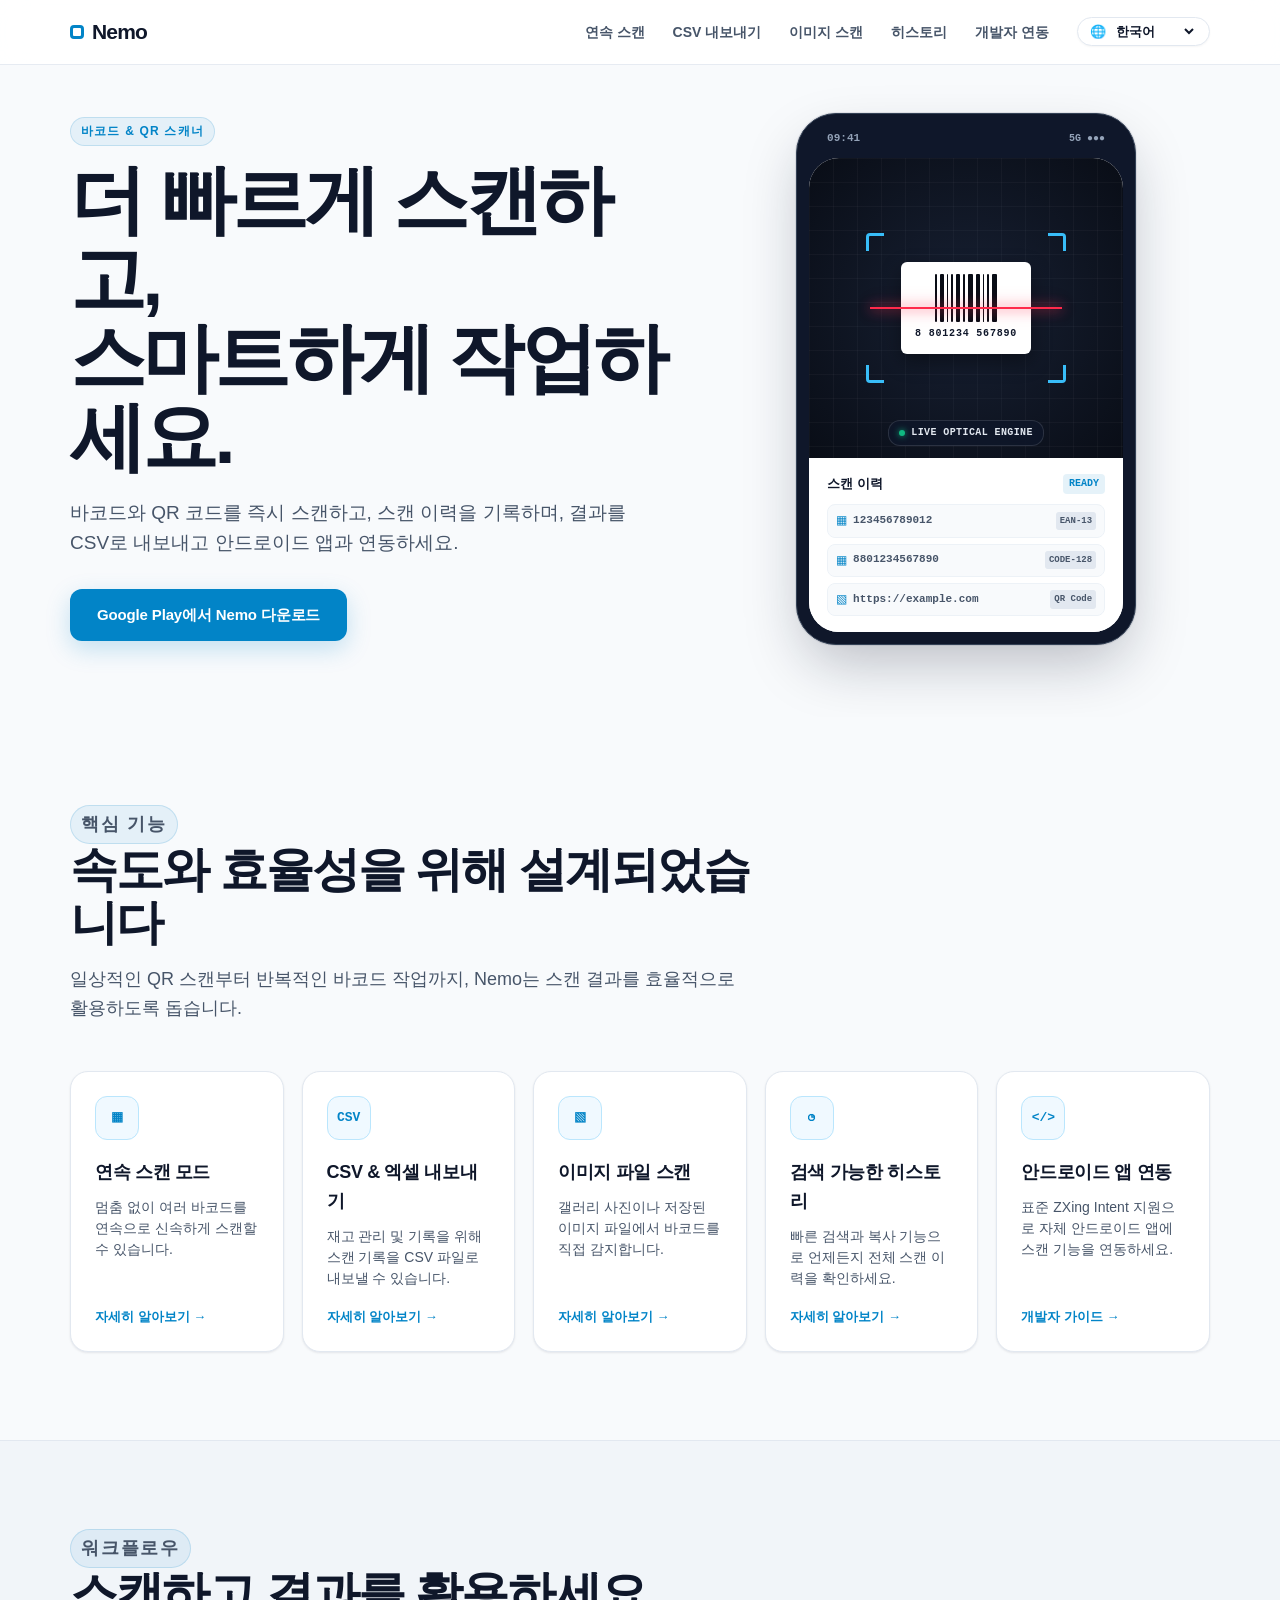
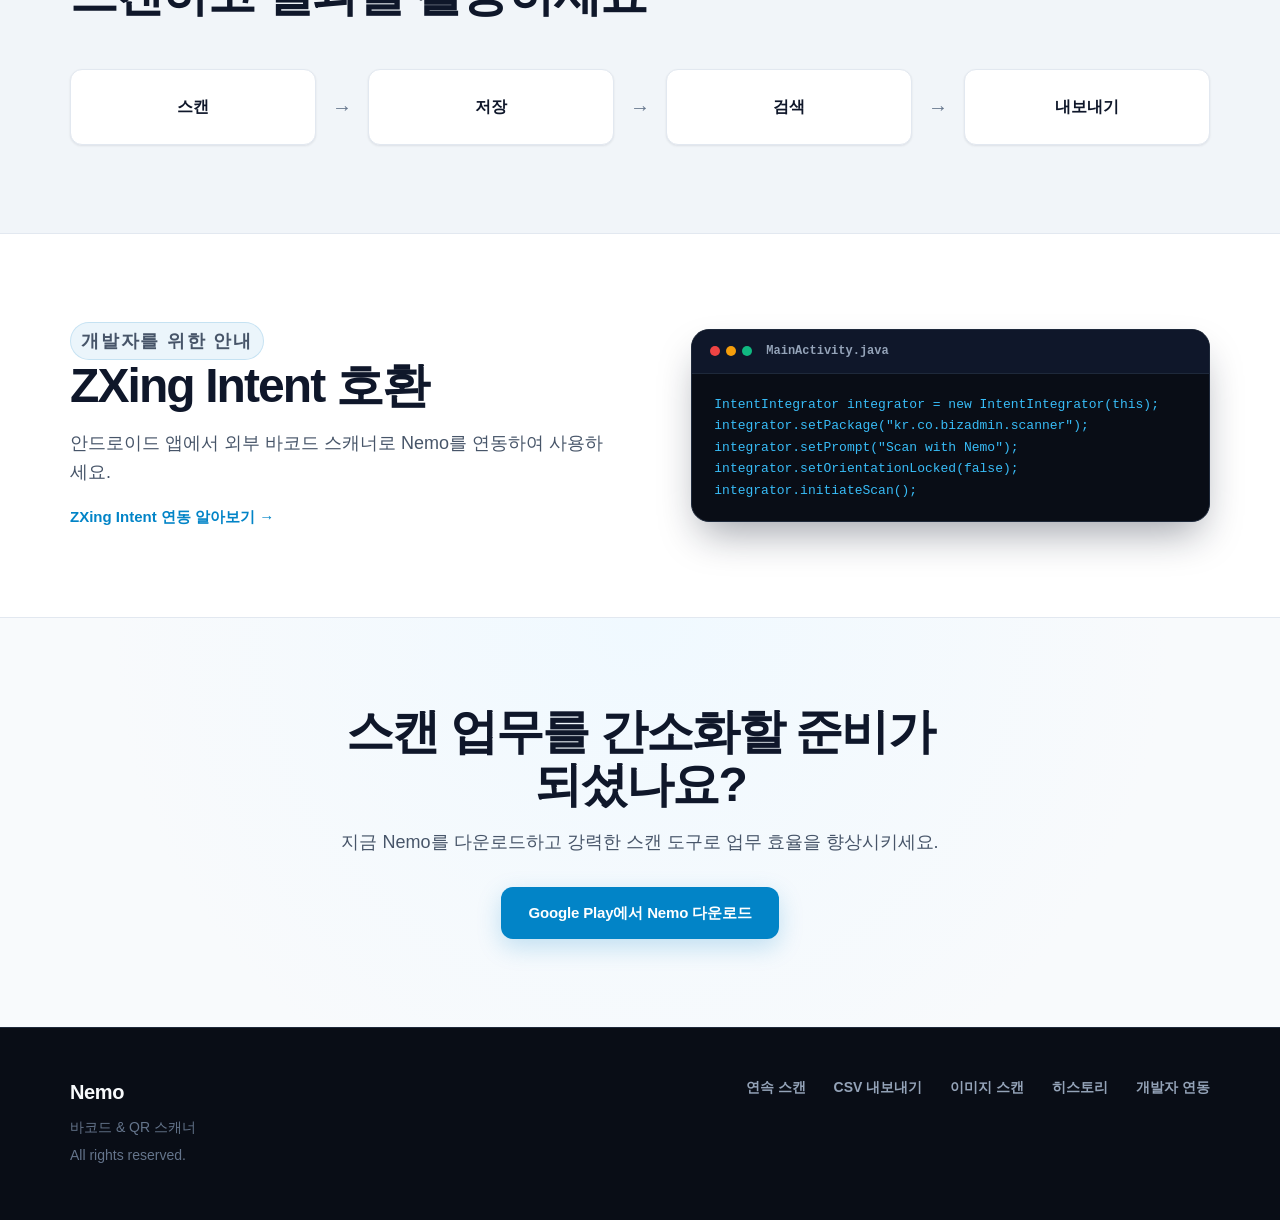
<file: index.html>
<!DOCTYPE html>
<html lang="en">
<head>
    <meta charset="UTF-8">
    <meta name="viewport" content="width=device-width, initial-scale=1.0">

    <title>Barcode & QR Scanner: Nemo</title>
    <meta name="description" content="Fast barcode and QR scanning with continuous scan, image scanning, history, CSV export and ZXing Intent support.">

    <link rel="icon" type="image/svg+xml" href="favicon.svg">
    <link rel="canonical" href="https://nemo-scanner.bizadmin.co.kr/">
    <link rel="alternate" hreflang="x-default" href="https://nemo-scanner.bizadmin.co.kr/">
    <link rel="alternate" hreflang="en" href="https://nemo-scanner.bizadmin.co.kr/?lang=en">
    <link rel="alternate" hreflang="ko" href="https://nemo-scanner.bizadmin.co.kr/?lang=ko">
    <link rel="alternate" hreflang="ja" href="https://nemo-scanner.bizadmin.co.kr/?lang=ja">
    <link rel="alternate" hreflang="de" href="https://nemo-scanner.bizadmin.co.kr/?lang=de">
    <link rel="alternate" hreflang="es" href="https://nemo-scanner.bizadmin.co.kr/?lang=es">
    <link rel="alternate" hreflang="fr" href="https://nemo-scanner.bizadmin.co.kr/?lang=fr">
    <link rel="alternate" hreflang="pt" href="https://nemo-scanner.bizadmin.co.kr/?lang=pt">
    <link rel="alternate" hreflang="zh-CN" href="https://nemo-scanner.bizadmin.co.kr/?lang=zh-CN">
    <link rel="alternate" hreflang="zh-TW" href="https://nemo-scanner.bizadmin.co.kr/?lang=zh-TW">

    <meta property="og:title" content="Barcode & QR Scanner: Nemo">
    <meta property="og:description" content="Fast barcode and QR scanning with continuous scan, image scanning, history, CSV export and ZXing Intent support.">
    <meta property="og:type" content="website">
    <meta property="og:url" content="https://nemo-scanner.bizadmin.co.kr/">
    <meta property="og:site_name" content="Nemo">

    <link rel="stylesheet" href="css/style.css">
    <script src="js/translations.js"></script>
    <script src="js/i18n.js"></script>
</head>

<body>

<header class="site-header">
    <div class="container header-inner">
        <a href="" class="logo">Nemo</a>

        <button class="menu-toggle" type="button" aria-label="Toggle navigation" aria-expanded="false">
            Menu
        </button>

        <nav class="nav site-nav">
            <a href="continuous-barcode-scanner/" data-i18n="nav_continuous">Continuous</a>
            <a href="barcode-scanner-csv-export/" data-i18n="nav_csv">CSV Export</a>
            <a href="scan-qr-from-image/" data-i18n="nav_image">Image Scan</a>
            <a href="barcode-scanner-history/" data-i18n="nav_history">History</a>
            <a href="zxing-intent-scanner/" data-i18n="nav_developers">Developers</a>
        </nav>
    </div>
</header>

<main>

    <section class="hero">
        <div class="container hero-inner">

            <div class="hero-copy">
                <p class="eyebrow" data-i18n="eyebrow">Barcode & QR Scanner</p>

                <h1 data-i18n="hero_title">
                    Scan fast.<br>
                    Work smarter.
                </h1>

                <p class="hero-description" data-i18n="hero_desc">
                    Scan barcodes and QR codes, keep your scan history,
                    export results to CSV and connect Nemo with Android apps.
                </p>

                <div class="hero-actions">
                    <a
                        class="button button-primary play-store-cta"
                        data-page="home"
                        href="https://play.google.com/store/apps/details?id=kr.co.bizadmin.scanner"
                        target="_blank"
                        rel="noopener noreferrer"
                        data-i18n="get_nemo"
                    >
                        Get Nemo on Google Play
                    </a>
                </div>
            </div>

            <div class="scanner-preview" aria-label="Nemo scanner preview">
                <div class="scanner-device">
                    <div class="device-status-bar">
                        <span class="device-time">09:41</span>
                        <div class="device-indicators">
                            <span class="indicator-icon">5G</span>
                            <span class="indicator-icon">●●●</span>
                        </div>
                    </div>
                    <div class="phone-screen">
                        <div class="camera-area">
                            <div class="reticle-box">
                                <span class="reticle-corner corner-tl"></span>
                                <span class="reticle-corner corner-tr"></span>
                                <span class="reticle-corner corner-bl"></span>
                                <span class="reticle-corner corner-br"></span>
                                <div class="laser-scanner"></div>
                                <div class="barcode-target">
                                    <div class="barcode-lines">
                                        <span></span><span></span><span></span><span></span><span></span><span></span><span></span><span></span><span></span><span></span><span></span>
                                    </div>
                                    <span class="barcode-number">8 801234 567890</span>
                                </div>
                            </div>
                            <div class="scan-hud">
                                <span class="hud-pill"><span class="hud-pulse"></span> LIVE OPTICAL ENGINE</span>
                            </div>
                        </div>

                        <div class="history-preview">
                            <div class="history-header">
                                <strong data-i18n="scan_history_title">Scan History</strong>
                                <span class="history-badge">READY</span>
                            </div>
                            <div class="history-list">
                                <div class="history-item">
                                    <span class="history-icon">▦</span>
                                    <span class="history-val">123456789012</span>
                                    <span class="history-tag">EAN-13</span>
                                </div>
                                <div class="history-item">
                                    <span class="history-icon">▦</span>
                                    <span class="history-val">8801234567890</span>
                                    <span class="history-tag">CODE-128</span>
                                </div>
                                <div class="history-item">
                                    <span class="history-icon">▧</span>
                                    <span class="history-val">https://example.com</span>
                                    <span class="history-tag">QR Code</span>
                                </div>
                            </div>
                        </div>
                    </div>
                </div>
            </div>

        </div>
    </section>

    <section class="section" id="features">
        <div class="container">

            <div class="section-heading">
                <p class="eyebrow" data-i18n="features_eyebrow">Features</p>
                <h2 data-i18n="features_title">More than a simple scanner</h2>
                <p data-i18n="features_subtitle">
                    From everyday QR scanning to repetitive barcode workflows,
                    Nemo helps you scan and use results efficiently.
                </p>
            </div>

            <div class="feature-grid">

                <a class="feature-card" href="continuous-barcode-scanner/">
                    <div class="feature-icon">▦</div>
                    <h3 data-i18n="feat_continuous_title">Continuous Scan</h3>
                    <p data-i18n="feat_continuous_desc">Scan multiple barcodes without restarting the scanner.</p>
                    <span class="feature-link" data-i18n="learn_more">Learn more →</span>
                </a>

                <a class="feature-card" href="barcode-scanner-csv-export/">
                    <div class="feature-icon">CSV</div>
                    <h3 data-i18n="feat_csv_title">CSV Export</h3>
                    <p data-i18n="feat_csv_desc">Export scan results and use them in spreadsheets.</p>
                    <span class="feature-link" data-i18n="learn_more">Learn more →</span>
                </a>

                <a class="feature-card" href="scan-qr-from-image/">
                    <div class="feature-icon">▧</div>
                    <h3 data-i18n="feat_image_title">Scan from Image</h3>
                    <p data-i18n="feat_image_desc">Read QR codes and barcodes from saved images.</p>
                    <span class="feature-link" data-i18n="learn_more">Learn more →</span>
                </a>

                <a class="feature-card" href="barcode-scanner-history/">
                    <div class="feature-icon">◷</div>
                    <h3 data-i18n="feat_history_title">Scan History</h3>
                    <p data-i18n="feat_history_desc">Save, search and review previous scan results.</p>
                    <span class="feature-link" data-i18n="learn_more">Learn more →</span>
                </a>

                <a class="feature-card" href="zxing-intent-scanner/">
                    <div class="feature-icon">&lt;/&gt;</div>
                    <h3 data-i18n="feat_intent_title">ZXing Intent</h3>
                    <p data-i18n="feat_intent_desc">Call Nemo from another Android app and receive scan results.</p>
                    <span class="feature-link" data-i18n="dev_guide">Developer guide →</span>
                </a>

            </div>
        </div>
    </section>

    <section class="section workflow-section">
        <div class="container">
            <div class="section-heading">
                <p class="eyebrow" data-i18n="workflow_eyebrow">Workflow</p>
                <h2 data-i18n="workflow_title">Scan and use your results</h2>
            </div>

            <div class="workflow-row">
                <div class="workflow-item" data-i18n="wf_scan">Scan</div>
                <div class="workflow-arrow">→</div>
                <div class="workflow-item" data-i18n="wf_save">Save</div>
                <div class="workflow-arrow">→</div>
                <div class="workflow-item" data-i18n="wf_search">Search</div>
                <div class="workflow-arrow">→</div>
                <div class="workflow-item" data-i18n="wf_export">Export</div>
            </div>
        </div>
    </section>

    <section class="section developer-section" id="developers">
        <div class="container developer-grid">
            <div class="developer-inner">
                <p class="eyebrow" data-i18n="for_developers">For Developers</p>
                <h2 data-i18n="zxing_compat_title">ZXing Intent compatible</h2>
                <p data-i18n="zxing_compat_desc">
                    Use Nemo as an external barcode scanner
                    from your Android application.
                </p>

                <a href="zxing-intent-scanner/" class="text-link" data-i18n="zxing_compat_link">
                    Learn about ZXing Intent integration →
                </a>
            </div>

            <div class="code-preview-window">
                <div class="code-header">
                    <div class="code-dots">
                        <span class="code-dot red"></span>
                        <span class="code-dot yellow"></span>
                        <span class="code-dot green"></span>
                    </div>
                    <span class="code-title">MainActivity.java</span>
                </div>
                <pre class="code-body"><code>IntentIntegrator integrator = new IntentIntegrator(this);
integrator.setPackage("kr.co.bizadmin.scanner");
integrator.setPrompt("Scan with Nemo");
integrator.setOrientationLocked(false);
integrator.initiateScan();</code></pre>
            </div>
        </div>
    </section>

    <section class="section final-cta">
        <div class="container">
            <h2 data-i18n="cta_title">Ready to start scanning?</h2>
            <p data-i18n="cta_desc">Try Barcode & QR Scanner: Nemo on Android.</p>

            <a
                class="button button-primary play-store-cta"
                data-page="home"
                href="https://play.google.com/store/apps/details?id=kr.co.bizadmin.scanner"
                target="_blank"
                rel="noopener noreferrer"
                data-i18n="get_nemo"
            >
                Get Nemo on Google Play
            </a>
        </div>
    </section>

</main>

<footer class="site-footer">
    <div class="container footer-grid">
        <div>
            <strong class="footer-brand">Nemo</strong>
            <p data-i18n="eyebrow">Barcode & QR Scanner for Android</p>
            <p data-i18n="footer_rights">All rights reserved.</p>
        </div>

        <nav class="footer-nav" aria-label="Footer navigation">
            <a href="continuous-barcode-scanner/" data-i18n="nav_continuous">Continuous Scan</a>
            <a href="barcode-scanner-csv-export/" data-i18n="nav_csv">CSV Export</a>
            <a href="scan-qr-from-image/" data-i18n="nav_image">Image Scan</a>
            <a href="barcode-scanner-history/" data-i18n="nav_history">Scan History</a>
            <a href="zxing-intent-scanner/" data-i18n="nav_developers">ZXing Intent</a>
        </nav>
    </div>
</footer>

<script src="js/main.js"></script>

</body>
</html>
</file>
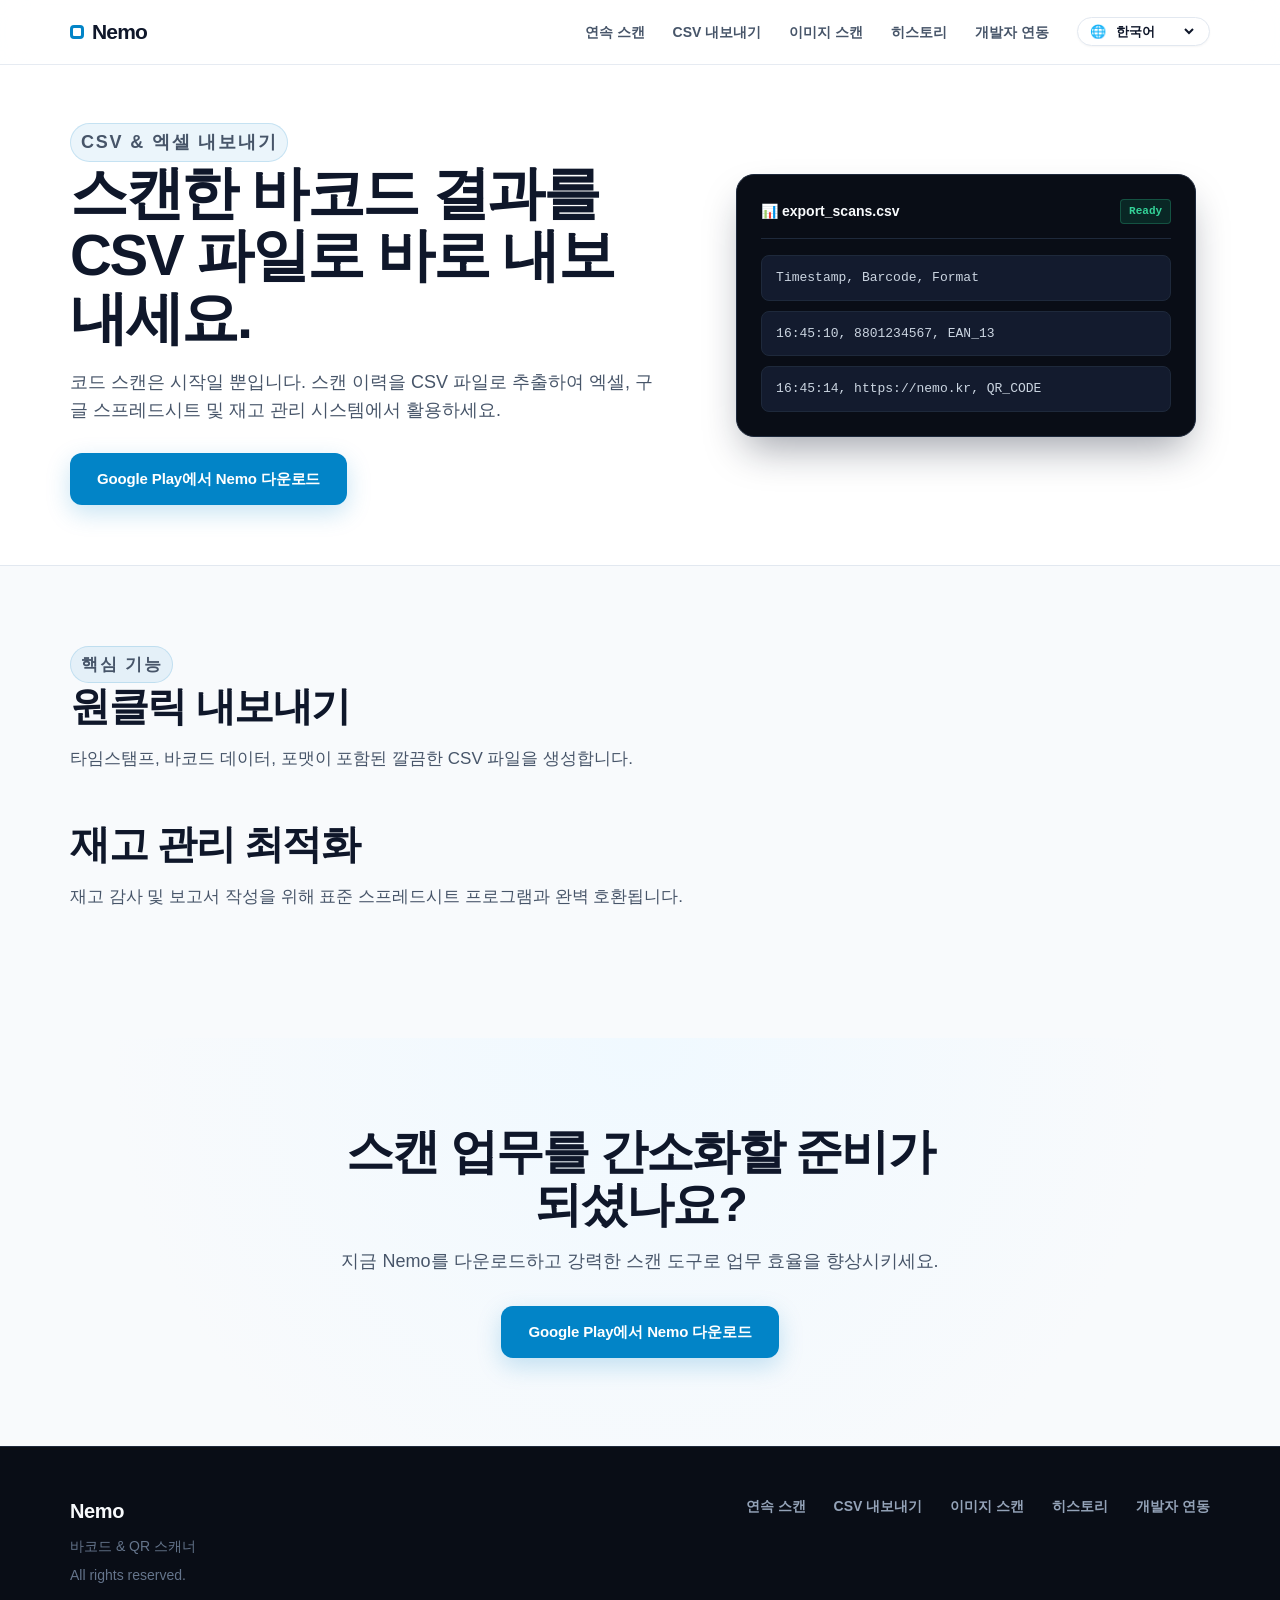
<file: barcode-scanner-csv-export/index.html>
<!DOCTYPE html>
<html lang="en">
<head>
    <meta charset="UTF-8">
    <meta name="viewport" content="width=device-width, initial-scale=1.0">

    <title>Barcode Scanner with CSV Export | Nemo</title>
    <meta name="description" content="Export barcode and QR scan results to CSV format with Nemo for Android. Easily integrate scan logs with Excel and Google Sheets.">

    <link rel="icon" type="image/svg+xml" href="../favicon.svg">
    <link rel="canonical" href="https://nemo-scanner.bizadmin.co.kr/barcode-scanner-csv-export/">
    <link rel="alternate" hreflang="x-default" href="https://nemo-scanner.bizadmin.co.kr/barcode-scanner-csv-export/">
    <link rel="alternate" hreflang="en" href="https://nemo-scanner.bizadmin.co.kr/barcode-scanner-csv-export/?lang=en">
    <link rel="alternate" hreflang="ko" href="https://nemo-scanner.bizadmin.co.kr/barcode-scanner-csv-export/?lang=ko">
    <link rel="alternate" hreflang="ja" href="https://nemo-scanner.bizadmin.co.kr/barcode-scanner-csv-export/?lang=ja">
    <link rel="alternate" hreflang="de" href="https://nemo-scanner.bizadmin.co.kr/barcode-scanner-csv-export/?lang=de">
    <link rel="alternate" hreflang="es" href="https://nemo-scanner.bizadmin.co.kr/barcode-scanner-csv-export/?lang=es">
    <link rel="alternate" hreflang="fr" href="https://nemo-scanner.bizadmin.co.kr/barcode-scanner-csv-export/?lang=fr">
    <link rel="alternate" hreflang="pt" href="https://nemo-scanner.bizadmin.co.kr/barcode-scanner-csv-export/?lang=pt">
    <link rel="alternate" hreflang="zh-CN" href="https://nemo-scanner.bizadmin.co.kr/barcode-scanner-csv-export/?lang=zh-CN">
    <link rel="alternate" hreflang="zh-TW" href="https://nemo-scanner.bizadmin.co.kr/barcode-scanner-csv-export/?lang=zh-TW">

    <meta property="og:title" content="Barcode Scanner with CSV Export | Nemo">
    <meta property="og:description" content="Export barcode and QR scan results to CSV format with Nemo for Android. Easily integrate scan logs with Excel and Google Sheets.">
    <meta property="og:type" content="website">
    <meta property="og:url" content="https://nemo-scanner.bizadmin.co.kr/barcode-scanner-csv-export/">
    <meta property="og:site_name" content="Nemo">

    <link rel="stylesheet" href="../css/style.css">
    <script src="../js/translations.js"></script>
    <script src="../js/i18n.js"></script>
</head>

<body data-i18n-page-title="csv_page_title">

<header class="site-header">
    <div class="container header-inner">
        <a href="../" class="logo">Nemo</a>

        <button class="menu-toggle" type="button" aria-label="Toggle navigation" aria-expanded="false">
            Menu
        </button>

        <nav class="nav site-nav">
            <a href="../continuous-barcode-scanner/" data-i18n="nav_continuous">Continuous</a>
            <a href="../barcode-scanner-csv-export/" data-i18n="nav_csv">CSV Export</a>
            <a href="../scan-qr-from-image/" data-i18n="nav_image">Image Scan</a>
            <a href="../barcode-scanner-history/" data-i18n="nav_history">History</a>
            <a href="../zxing-intent-scanner/" data-i18n="nav_developers">Developers</a>
        </nav>
    </div>
</header>

<main>

    <section class="page-hero">
        <div class="container page-hero-inner">

            <div>
                <p class="eyebrow" data-i18n="feat_csv_title">CSV Export</p>

                <h1 data-i18n="csv_hero_title">
                    Export barcode scan results
                    directly to CSV.
                </h1>

                <p data-i18n="csv_hero_desc">
                    Scanning codes is only half the work.
                    Nemo lets you export your scan history into CSV files,
                    making it easy to work with Excel, Google Sheets, or internal inventory tools.
                </p>

                <div class="page-hero-actions">
                    <a
                        class="button button-primary play-store-cta"
                        data-page="csv_export"
                        href="https://play.google.com/store/apps/details?id=kr.co.bizadmin.scanner"
                        target="_blank"
                        rel="noopener noreferrer"
                        data-i18n="get_nemo"
                    >
                        Get Nemo on Google Play
                    </a>
                </div>
            </div>

            <div class="subpage-visual">
                <div class="subpage-card">
                    <div class="subpage-card-header">
                        <span>📊 export_scans.csv</span>
                        <span style="color:#10b981;">Ready</span>
                    </div>
                    <div class="subpage-card-body">
                        <div class="card-item" style="font-family: monospace;">Timestamp, Barcode, Format</div>
                        <div class="card-item" style="font-family: monospace;">16:45:10, 8801234567, EAN_13</div>
                        <div class="card-item" style="font-family: monospace;">16:45:14, https://nemo.kr, QR_CODE</div>
                    </div>
                </div>
            </div>

        </div>
    </section>

    <section class="content-section">
        <div class="container">

            <div class="section-heading">
                <p class="eyebrow" data-i18n="features_eyebrow">Features</p>
                <h2 data-i18n="csv_feat1_title">One-Click Export</h2>
                <p data-i18n="csv_feat1_desc">Generate clean CSV files containing timestamps, barcode data, and formats instantly.</p>
            </div>

            <div class="section-heading" style="margin-top: 48px;">
                <h2 data-i18n="csv_feat2_title">Inventory Ready</h2>
                <p data-i18n="csv_feat2_desc">Compatible with standard spreadsheet software for inventory auditing and reporting.</p>
            </div>

        </div>
    </section>

    <section class="section final-cta">
        <div class="container">
            <h2 data-i18n="cta_title">Ready to start scanning?</h2>
            <p data-i18n="cta_desc">Try Barcode & QR Scanner: Nemo on Android.</p>

            <a
                class="button button-primary play-store-cta"
                data-page="csv_export"
                href="https://play.google.com/store/apps/details?id=kr.co.bizadmin.scanner"
                target="_blank"
                rel="noopener noreferrer"
                data-i18n="get_nemo"
            >
                Get Nemo on Google Play
            </a>
        </div>
    </section>

</main>

<footer class="site-footer">
    <div class="container footer-grid">
        <div>
            <strong class="footer-brand">Nemo</strong>
            <p data-i18n="eyebrow">Barcode & QR Scanner for Android</p>
            <p data-i18n="footer_rights">All rights reserved.</p>
        </div>

        <nav class="footer-nav" aria-label="Footer navigation">
            <a href="../continuous-barcode-scanner/" data-i18n="nav_continuous">Continuous Scan</a>
            <a href="../barcode-scanner-csv-export/" data-i18n="nav_csv">CSV Export</a>
            <a href="../scan-qr-from-image/" data-i18n="nav_image">Image Scan</a>
            <a href="../barcode-scanner-history/" data-i18n="nav_history">Scan History</a>
            <a href="../zxing-intent-scanner/" data-i18n="nav_developers">ZXing Intent</a>
        </nav>
    </div>
</footer>

<script src="../js/main.js"></script>

</body>
</html>
</file>
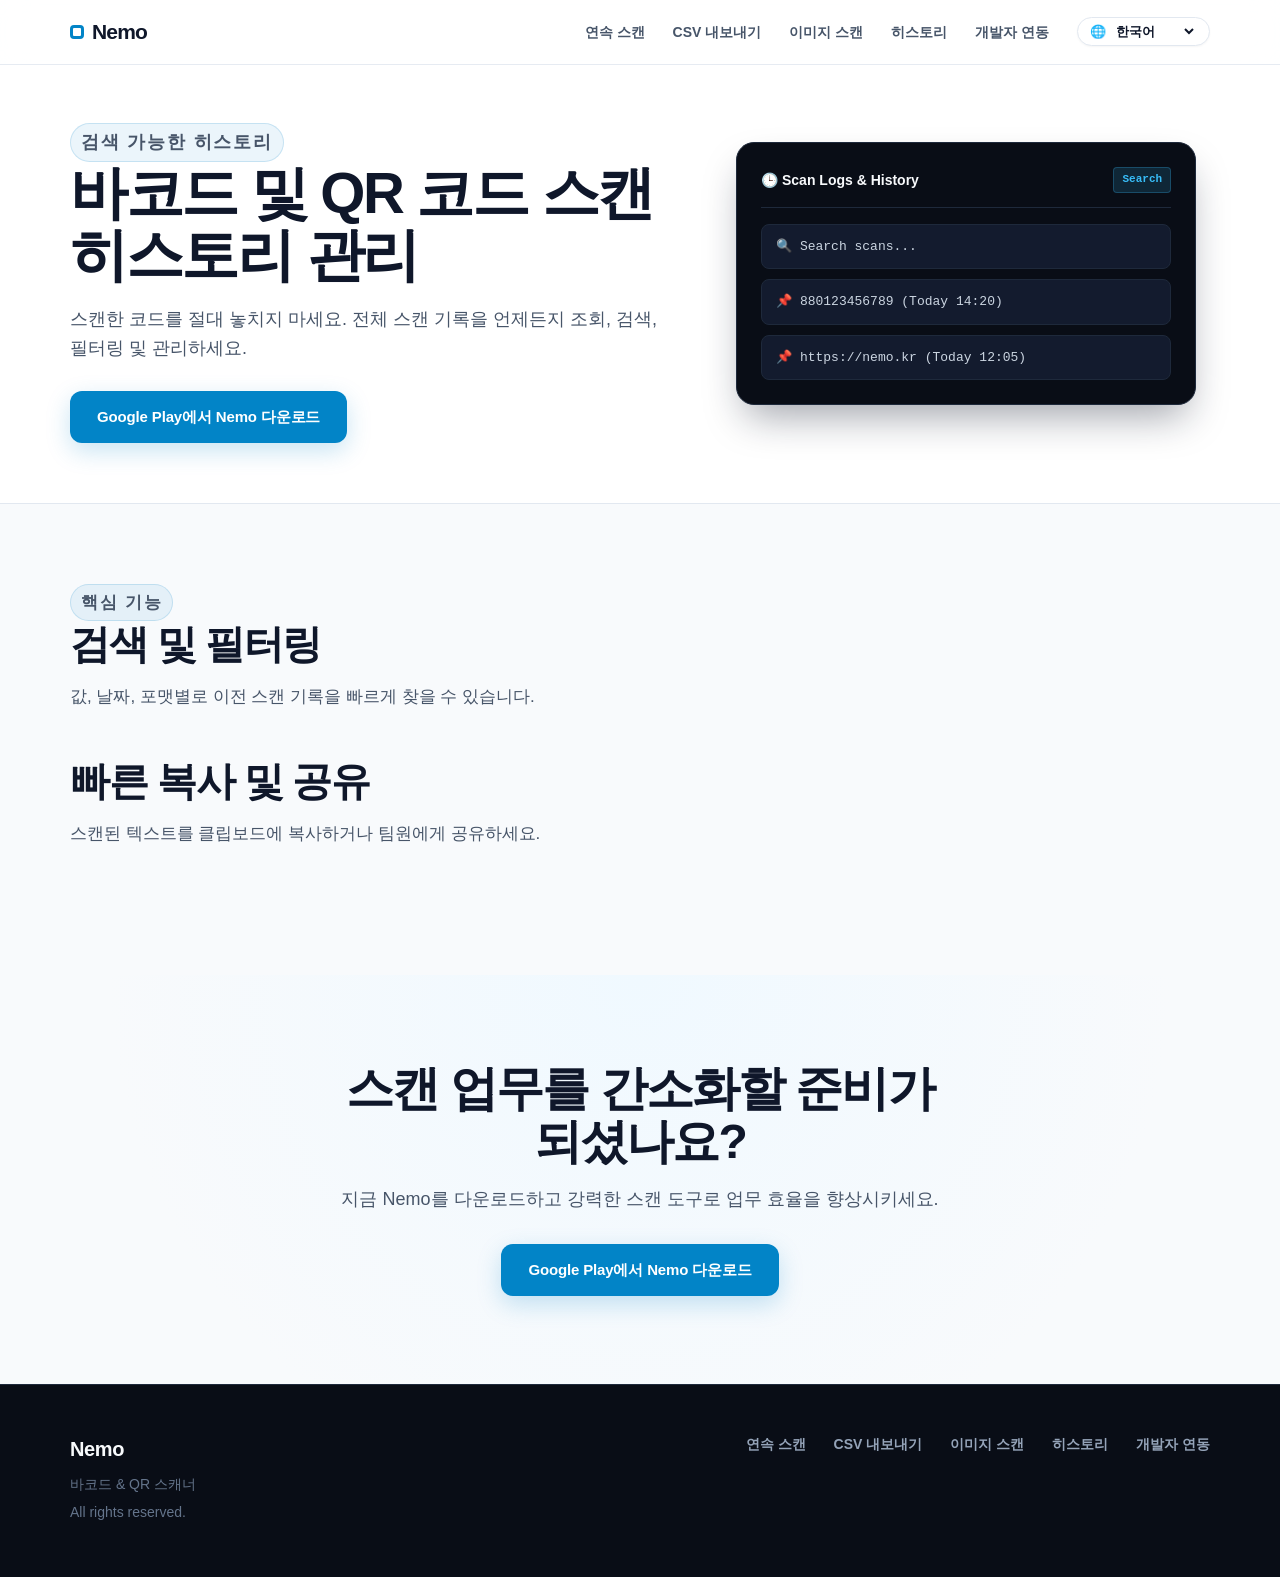
<file: barcode-scanner-history/index.html>
<!DOCTYPE html>
<html lang="en">
<head>
    <meta charset="UTF-8">
    <meta name="viewport" content="width=device-width, initial-scale=1.0">

    <title>Barcode Scan History & Management | Nemo</title>
    <meta name="description" content="Manage, search, and copy barcode and QR scan logs on Android with Nemo history feature.">

    <link rel="icon" type="image/svg+xml" href="../favicon.svg">
    <link rel="canonical" href="https://nemo-scanner.bizadmin.co.kr/barcode-scanner-history/">
    <link rel="alternate" hreflang="x-default" href="https://nemo-scanner.bizadmin.co.kr/barcode-scanner-history/">
    <link rel="alternate" hreflang="en" href="https://nemo-scanner.bizadmin.co.kr/barcode-scanner-history/?lang=en">
    <link rel="alternate" hreflang="ko" href="https://nemo-scanner.bizadmin.co.kr/barcode-scanner-history/?lang=ko">
    <link rel="alternate" hreflang="ja" href="https://nemo-scanner.bizadmin.co.kr/barcode-scanner-history/?lang=ja">
    <link rel="alternate" hreflang="de" href="https://nemo-scanner.bizadmin.co.kr/barcode-scanner-history/?lang=de">
    <link rel="alternate" hreflang="es" href="https://nemo-scanner.bizadmin.co.kr/barcode-scanner-history/?lang=es">
    <link rel="alternate" hreflang="fr" href="https://nemo-scanner.bizadmin.co.kr/barcode-scanner-history/?lang=fr">
    <link rel="alternate" hreflang="pt" href="https://nemo-scanner.bizadmin.co.kr/barcode-scanner-history/?lang=pt">
    <link rel="alternate" hreflang="zh-CN" href="https://nemo-scanner.bizadmin.co.kr/barcode-scanner-history/?lang=zh-CN">
    <link rel="alternate" hreflang="zh-TW" href="https://nemo-scanner.bizadmin.co.kr/barcode-scanner-history/?lang=zh-TW">

    <meta property="og:title" content="Barcode Scan History & Management | Nemo">
    <meta property="og:description" content="Manage, search, and copy barcode and QR scan logs on Android with Nemo history feature.">
    <meta property="og:type" content="website">
    <meta property="og:url" content="https://nemo-scanner.bizadmin.co.kr/barcode-scanner-history/">
    <meta property="og:site_name" content="Nemo">

    <link rel="stylesheet" href="../css/style.css">
    <script src="../js/translations.js"></script>
    <script src="../js/i18n.js"></script>
</head>

<body data-i18n-page-title="hist_page_title">

<header class="site-header">
    <div class="container header-inner">
        <a href="../" class="logo">Nemo</a>

        <button class="menu-toggle" type="button" aria-label="Toggle navigation" aria-expanded="false">
            Menu
        </button>

        <nav class="nav site-nav">
            <a href="../continuous-barcode-scanner/" data-i18n="nav_continuous">Continuous</a>
            <a href="../barcode-scanner-csv-export/" data-i18n="nav_csv">CSV Export</a>
            <a href="../scan-qr-from-image/" data-i18n="nav_image">Image Scan</a>
            <a href="../barcode-scanner-history/" data-i18n="nav_history">History</a>
            <a href="../zxing-intent-scanner/" data-i18n="nav_developers">Developers</a>
        </nav>
    </div>
</header>

<main>

    <section class="page-hero">
        <div class="container page-hero-inner">

            <div>
                <p class="eyebrow" data-i18n="feat_history_title">Scan History</p>

                <h1 data-i18n="hist_hero_title">
                    Barcode & QR scan history management.
                </h1>

                <p data-i18n="hist_hero_desc">
                    Never lose a scanned code. Review, search, filter, and manage your complete scanning log anytime.
                </p>

                <div class="page-hero-actions">
                    <a
                        class="button button-primary play-store-cta"
                        data-page="history"
                        href="https://play.google.com/store/apps/details?id=kr.co.bizadmin.scanner"
                        target="_blank"
                        rel="noopener noreferrer"
                        data-i18n="get_nemo"
                    >
                        Get Nemo on Google Play
                    </a>
                </div>
            </div>

            <div class="subpage-visual">
                <div class="subpage-card">
                    <div class="subpage-card-header">
                        <span>🕒 Scan Logs & History</span>
                        <span style="color:#1264d8;">Search</span>
                    </div>
                    <div class="subpage-card-body">
                        <div class="card-item">🔍 Search scans...</div>
                        <div class="card-item">📌 880123456789 (Today 14:20)</div>
                        <div class="card-item">📌 https://nemo.kr (Today 12:05)</div>
                    </div>
                </div>
            </div>

        </div>
    </section>

    <section class="content-section">
        <div class="container">

            <div class="section-heading">
                <p class="eyebrow" data-i18n="features_eyebrow">Features</p>
                <h2 data-i18n="hist_feat1_title">Search & Filter</h2>
                <p data-i18n="hist_feat1_desc">Quickly find previous scans by value, date, or format.</p>
            </div>

            <div class="section-heading" style="margin-top: 48px;">
                <h2 data-i18n="hist_feat2_title">Quick Copy & Share</h2>
                <p data-i18n="hist_feat2_desc">Copy scanned text to clipboard or share directly with team members.</p>
            </div>

        </div>
    </section>

    <section class="section final-cta">
        <div class="container">
            <h2 data-i18n="cta_title">Ready to start scanning?</h2>
            <p data-i18n="cta_desc">Try Barcode & QR Scanner: Nemo on Android.</p>

            <a
                class="button button-primary play-store-cta"
                data-page="history"
                href="https://play.google.com/store/apps/details?id=kr.co.bizadmin.scanner"
                target="_blank"
                rel="noopener noreferrer"
                data-i18n="get_nemo"
            >
                Get Nemo on Google Play
            </a>
        </div>
    </section>

</main>

<footer class="site-footer">
    <div class="container footer-grid">
        <div>
            <strong class="footer-brand">Nemo</strong>
            <p data-i18n="eyebrow">Barcode & QR Scanner for Android</p>
            <p data-i18n="footer_rights">All rights reserved.</p>
        </div>

        <nav class="footer-nav" aria-label="Footer navigation">
            <a href="../continuous-barcode-scanner/" data-i18n="nav_continuous">Continuous Scan</a>
            <a href="../barcode-scanner-csv-export/" data-i18n="nav_csv">CSV Export</a>
            <a href="../scan-qr-from-image/" data-i18n="nav_image">Image Scan</a>
            <a href="../barcode-scanner-history/" data-i18n="nav_history">Scan History</a>
            <a href="../zxing-intent-scanner/" data-i18n="nav_developers">ZXing Intent</a>
        </nav>
    </div>
</footer>

<script src="../js/main.js"></script>

</body>
</html>
</file>
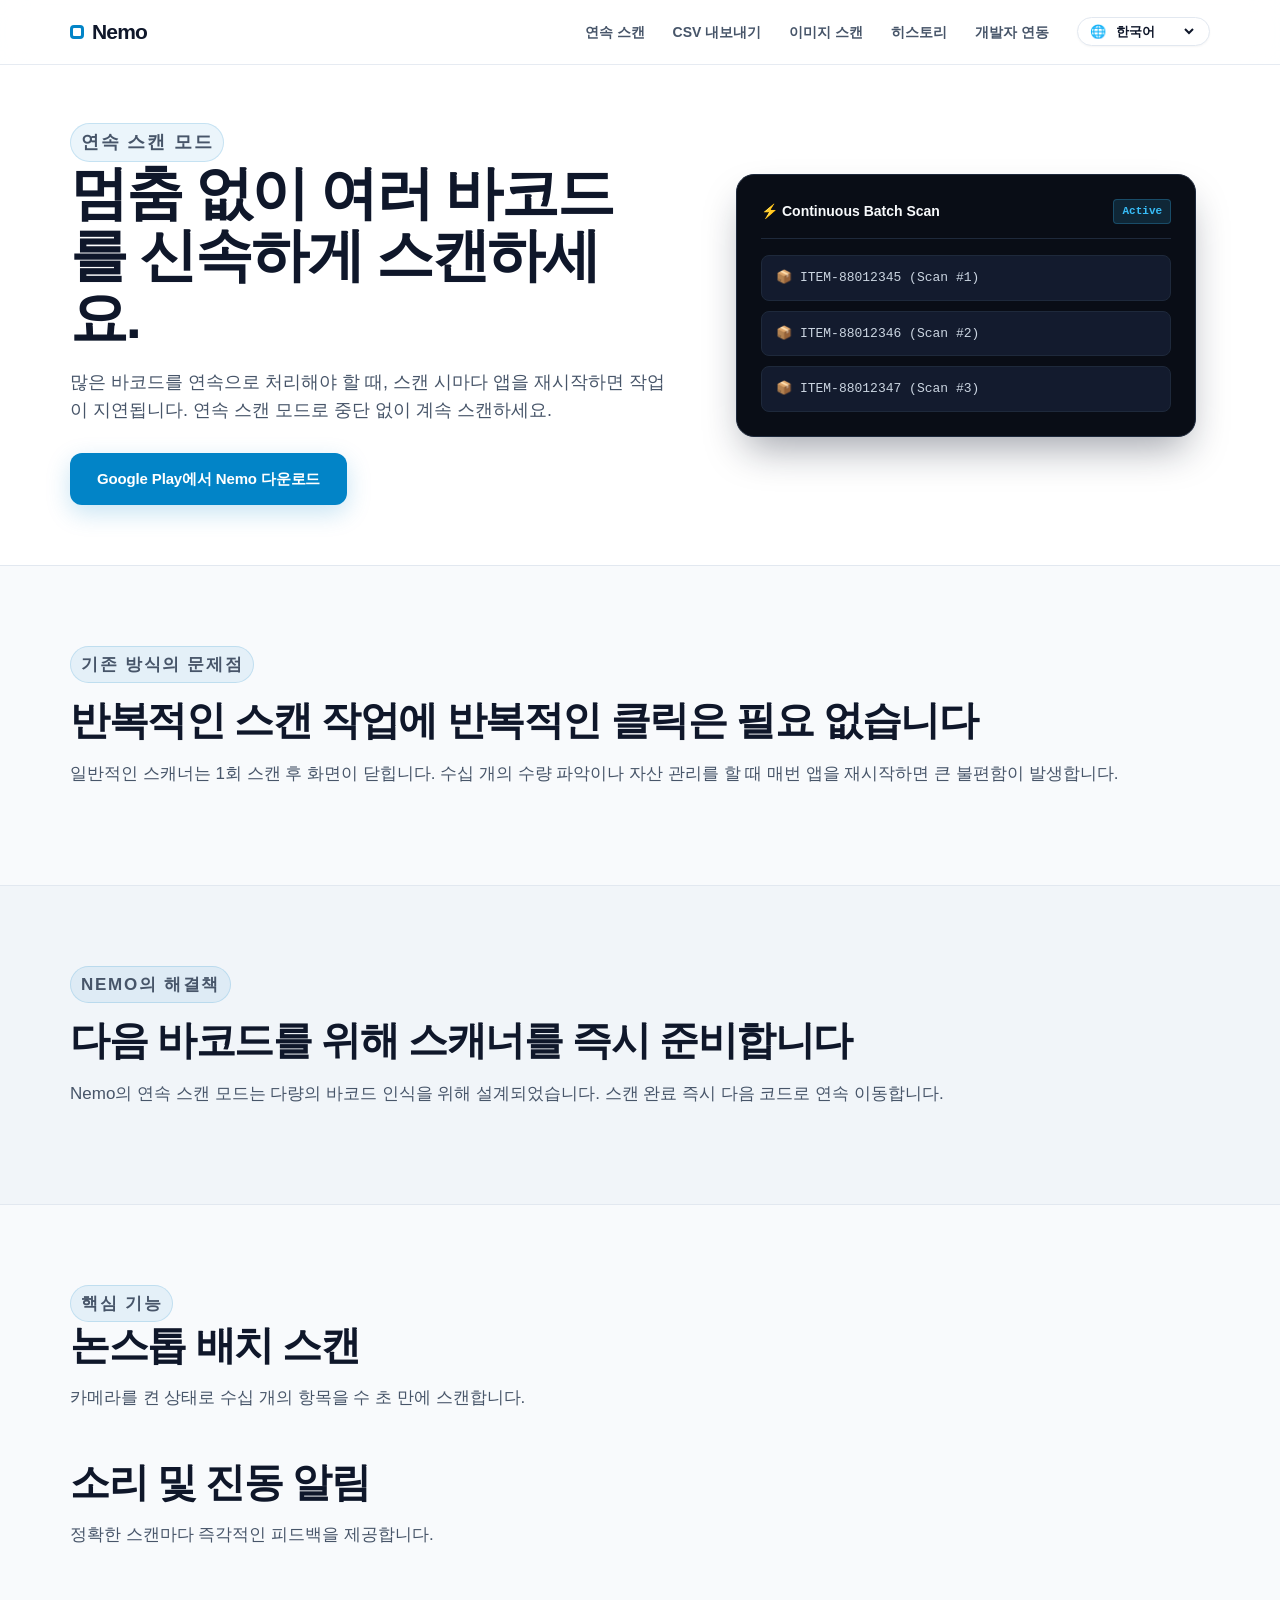
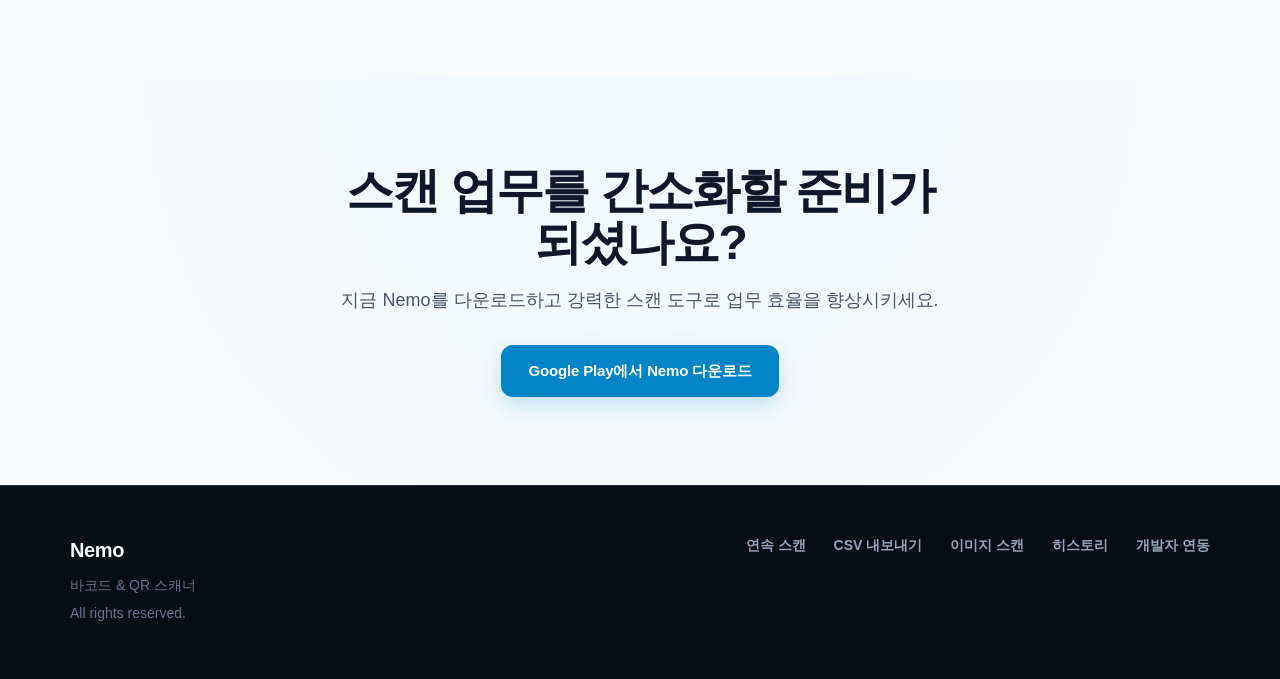
<file: continuous-barcode-scanner/index.html>
<!DOCTYPE html>
<html lang="en">
<head>
    <meta charset="UTF-8">
    <meta name="viewport" content="width=device-width, initial-scale=1.0">

    <title>Continuous Barcode Scanner for Android | Nemo</title>
    <meta name="description" content="Scan multiple barcodes continuously on Android with Nemo. Reduce repetitive taps and keep your scanning workflow moving.">

    <link rel="icon" type="image/svg+xml" href="../favicon.svg">
    <link rel="canonical" href="https://nemo-scanner.bizadmin.co.kr/continuous-barcode-scanner/">
    <link rel="alternate" hreflang="x-default" href="https://nemo-scanner.bizadmin.co.kr/continuous-barcode-scanner/">
    <link rel="alternate" hreflang="en" href="https://nemo-scanner.bizadmin.co.kr/continuous-barcode-scanner/?lang=en">
    <link rel="alternate" hreflang="ko" href="https://nemo-scanner.bizadmin.co.kr/continuous-barcode-scanner/?lang=ko">
    <link rel="alternate" hreflang="ja" href="https://nemo-scanner.bizadmin.co.kr/continuous-barcode-scanner/?lang=ja">
    <link rel="alternate" hreflang="de" href="https://nemo-scanner.bizadmin.co.kr/continuous-barcode-scanner/?lang=de">
    <link rel="alternate" hreflang="es" href="https://nemo-scanner.bizadmin.co.kr/continuous-barcode-scanner/?lang=es">
    <link rel="alternate" hreflang="fr" href="https://nemo-scanner.bizadmin.co.kr/continuous-barcode-scanner/?lang=fr">
    <link rel="alternate" hreflang="pt" href="https://nemo-scanner.bizadmin.co.kr/continuous-barcode-scanner/?lang=pt">
    <link rel="alternate" hreflang="zh-CN" href="https://nemo-scanner.bizadmin.co.kr/continuous-barcode-scanner/?lang=zh-CN">
    <link rel="alternate" hreflang="zh-TW" href="https://nemo-scanner.bizadmin.co.kr/continuous-barcode-scanner/?lang=zh-TW">

    <meta property="og:title" content="Continuous Barcode Scanner for Android | Nemo">
    <meta property="og:description" content="Scan multiple barcodes continuously on Android with Nemo. Reduce repetitive taps and keep your scanning workflow moving.">
    <meta property="og:type" content="website">
    <meta property="og:url" content="https://nemo-scanner.bizadmin.co.kr/continuous-barcode-scanner/">
    <meta property="og:site_name" content="Nemo">

    <link rel="stylesheet" href="../css/style.css">
    <script src="../js/translations.js"></script>
    <script src="../js/i18n.js"></script>
</head>

<body data-i18n-page-title="cont_page_title">

<header class="site-header">
    <div class="container header-inner">
        <a href="../" class="logo">Nemo</a>

        <button class="menu-toggle" type="button" aria-label="Toggle navigation" aria-expanded="false">
            Menu
        </button>

        <nav class="nav site-nav">
            <a href="../continuous-barcode-scanner/" data-i18n="nav_continuous">Continuous</a>
            <a href="../barcode-scanner-csv-export/" data-i18n="nav_csv">CSV Export</a>
            <a href="../scan-qr-from-image/" data-i18n="nav_image">Image Scan</a>
            <a href="../barcode-scanner-history/" data-i18n="nav_history">History</a>
            <a href="../zxing-intent-scanner/" data-i18n="nav_developers">Developers</a>
        </nav>
    </div>
</header>

<main>

    <section class="page-hero">
        <div class="container page-hero-inner">

            <div>
                <p class="eyebrow" data-i18n="feat_continuous_title">Continuous Barcode Scanner</p>

                <h1 data-i18n="cont_hero_title">
                    Scan multiple barcodes
                    without stopping.
                </h1>

                <p data-i18n="cont_hero_desc">
                    If you need to process many barcodes in a row,
                    reopening the scanner after every result slows the workflow.
                    Continuous Scan keeps Nemo ready for the next code.
                </p>

                <div class="page-hero-actions">
                    <a
                        class="button button-primary play-store-cta"
                        data-page="continuous_scan"
                        href="https://play.google.com/store/apps/details?id=kr.co.bizadmin.scanner"
                        target="_blank"
                        rel="noopener noreferrer"
                        data-i18n="get_nemo"
                    >
                        Get Nemo on Google Play
                    </a>
                </div>
            </div>

            <div class="subpage-visual">
                <div class="subpage-card">
                    <div class="subpage-card-header">
                        <span>⚡ Continuous Batch Scan</span>
                        <span style="color:#1264d8;">Active</span>
                    </div>
                    <div class="subpage-card-body">
                        <div class="card-item">📦 ITEM-88012345 (Scan #1)</div>
                        <div class="card-item">📦 ITEM-88012346 (Scan #2)</div>
                        <div class="card-item">📦 ITEM-88012347 (Scan #3)</div>
                    </div>
                </div>
            </div>

        </div>
    </section>

    <section class="content-section">
        <div class="container">

            <p class="eyebrow" data-i18n="the_problem">The problem</p>

            <h2 data-i18n="cont_prob_title">
                Repetitive scanning should not mean repetitive tapping
            </h2>

            <p data-i18n="cont_prob_desc">
                A normal scan flow often ends after every result.
                When the job involves dozens of product labels,
                asset tags or QR codes, repeating the same navigation
                can interrupt the work.
            </p>

        </div>
    </section>

    <section class="content-section workflow-section">
        <div class="container">

            <p class="eyebrow" data-i18n="the_solution">The solution</p>

            <h2 data-i18n="cont_sol_title">
                Keep the scanner ready for the next barcode
            </h2>

            <p data-i18n="cont_sol_desc">
                Nemo's Continuous Scan mode is designed for repeated scanning.
                After a result is captured, you can move directly to the next code
                instead of restarting the scanning process.
            </p>

        </div>
    </section>

    <section class="content-section">
        <div class="container">

            <div class="section-heading">
                <p class="eyebrow" data-i18n="features_eyebrow">Features</p>
                <h2 data-i18n="cont_feat1_title">Non-Stop Batch Scanning</h2>
                <p data-i18n="cont_feat1_desc">Keep the camera active and scan dozens of items in seconds.</p>
            </div>

            <div class="section-heading" style="margin-top: 48px;">
                <h2 data-i18n="cont_feat2_title">Audio & Haptic Feedback</h2>
                <p data-i18n="cont_feat2_desc">Get instant sound and vibration confirmation on every valid scan.</p>
            </div>

        </div>
    </section>

    <section class="section final-cta">
        <div class="container">
            <h2 data-i18n="cta_title">Ready to start scanning?</h2>
            <p data-i18n="cta_desc">Try Barcode & QR Scanner: Nemo on Android.</p>

            <a
                class="button button-primary play-store-cta"
                data-page="continuous_scan"
                href="https://play.google.com/store/apps/details?id=kr.co.bizadmin.scanner"
                target="_blank"
                rel="noopener noreferrer"
                data-i18n="get_nemo"
            >
                Get Nemo on Google Play
            </a>
        </div>
    </section>

</main>

<footer class="site-footer">
    <div class="container footer-grid">
        <div>
            <strong class="footer-brand">Nemo</strong>
            <p data-i18n="eyebrow">Barcode & QR Scanner for Android</p>
            <p data-i18n="footer_rights">All rights reserved.</p>
        </div>

        <nav class="footer-nav" aria-label="Footer navigation">
            <a href="../continuous-barcode-scanner/" data-i18n="nav_continuous">Continuous Scan</a>
            <a href="../barcode-scanner-csv-export/" data-i18n="nav_csv">CSV Export</a>
            <a href="../scan-qr-from-image/" data-i18n="nav_image">Image Scan</a>
            <a href="../barcode-scanner-history/" data-i18n="nav_history">Scan History</a>
            <a href="../zxing-intent-scanner/" data-i18n="nav_developers">ZXing Intent</a>
        </nav>
    </div>
</footer>

<script src="../js/main.js"></script>

</body>
</html>
</file>
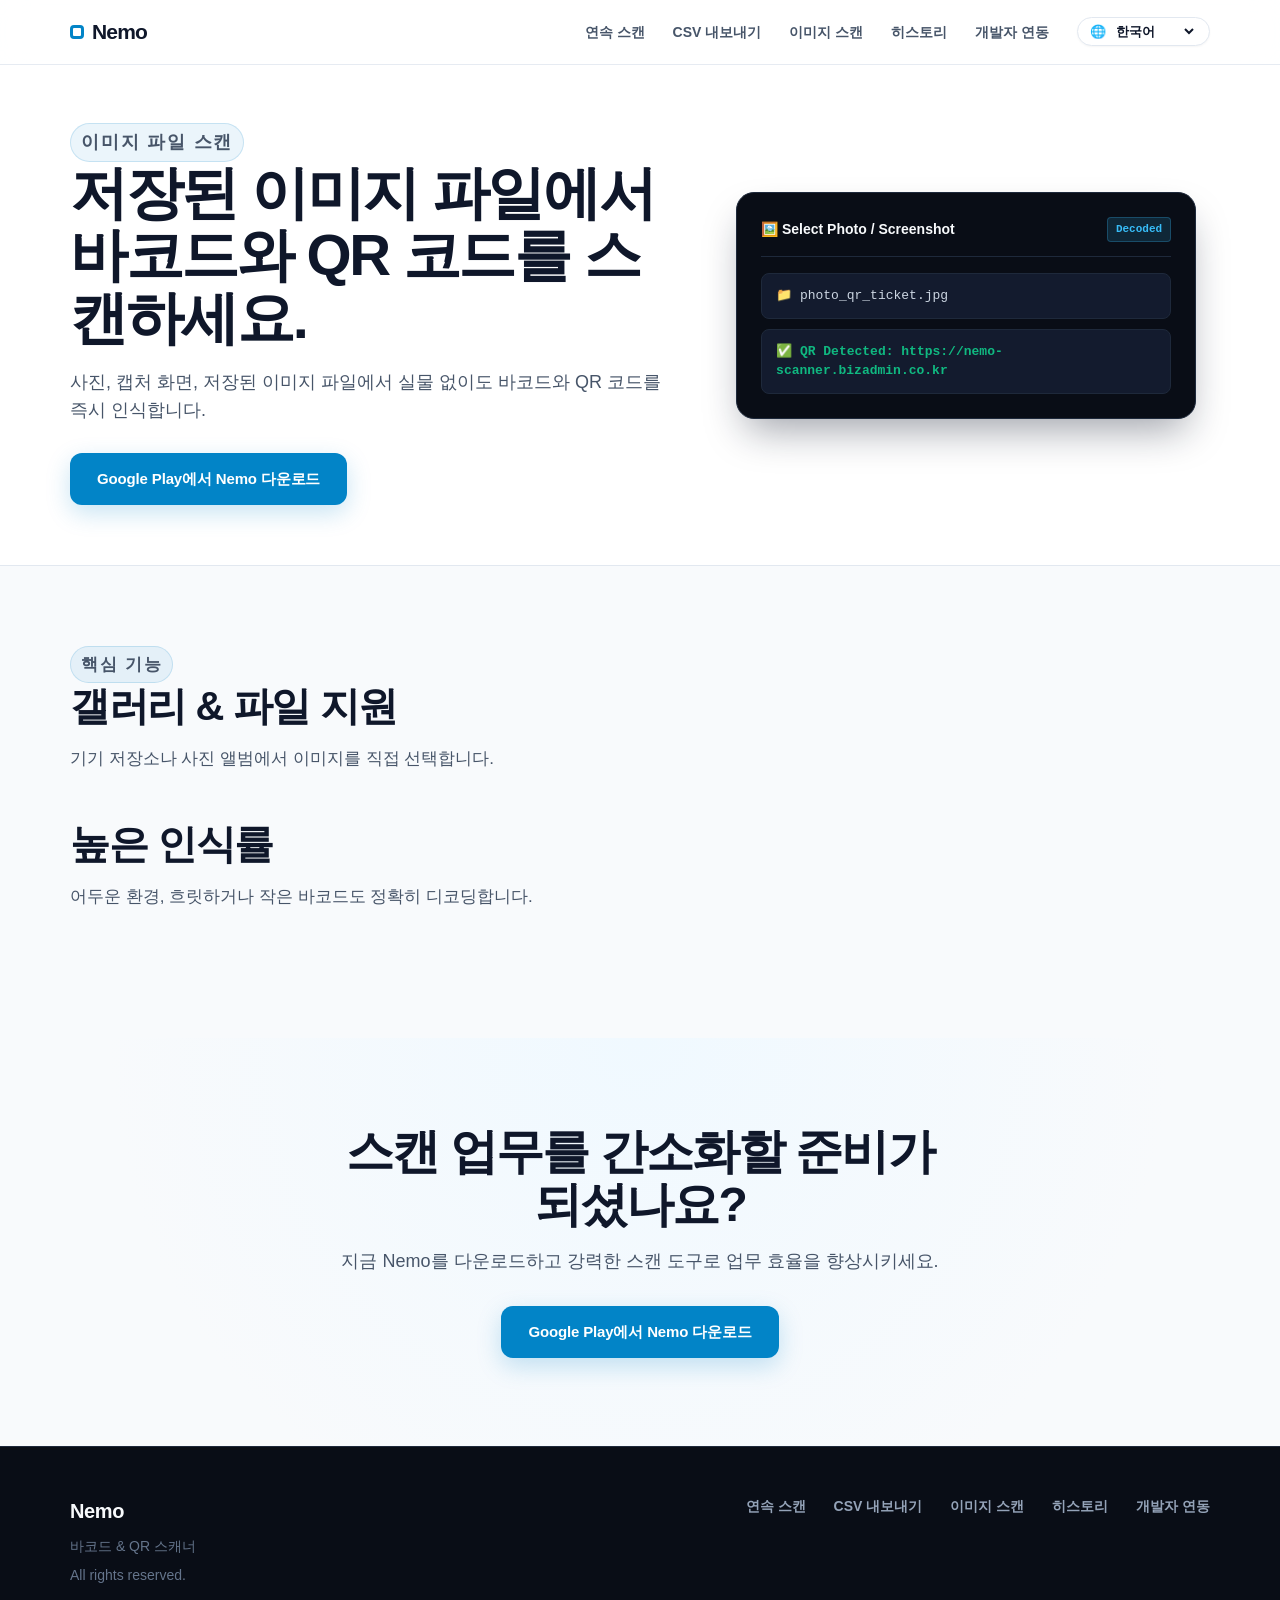
<file: scan-qr-from-image/index.html>
<!DOCTYPE html>
<html lang="en">
<head>
    <meta charset="UTF-8">
    <meta name="viewport" content="width=device-width, initial-scale=1.0">

    <title>Scan Barcode & QR Code from Image Files | Nemo</title>
    <meta name="description" content="Read QR codes and barcodes directly from saved images, photos, or screenshots on Android using Nemo scanner.">

    <link rel="icon" type="image/svg+xml" href="../favicon.svg">
    <link rel="canonical" href="https://nemo-scanner.bizadmin.co.kr/scan-qr-from-image/">
    <link rel="alternate" hreflang="x-default" href="https://nemo-scanner.bizadmin.co.kr/scan-qr-from-image/">
    <link rel="alternate" hreflang="en" href="https://nemo-scanner.bizadmin.co.kr/scan-qr-from-image/?lang=en">
    <link rel="alternate" hreflang="ko" href="https://nemo-scanner.bizadmin.co.kr/scan-qr-from-image/?lang=ko">
    <link rel="alternate" hreflang="ja" href="https://nemo-scanner.bizadmin.co.kr/scan-qr-from-image/?lang=ja">
    <link rel="alternate" hreflang="de" href="https://nemo-scanner.bizadmin.co.kr/scan-qr-from-image/?lang=de">
    <link rel="alternate" hreflang="es" href="https://nemo-scanner.bizadmin.co.kr/scan-qr-from-image/?lang=es">
    <link rel="alternate" hreflang="fr" href="https://nemo-scanner.bizadmin.co.kr/scan-qr-from-image/?lang=fr">
    <link rel="alternate" hreflang="pt" href="https://nemo-scanner.bizadmin.co.kr/scan-qr-from-image/?lang=pt">
    <link rel="alternate" hreflang="zh-CN" href="https://nemo-scanner.bizadmin.co.kr/scan-qr-from-image/?lang=zh-CN">
    <link rel="alternate" hreflang="zh-TW" href="https://nemo-scanner.bizadmin.co.kr/scan-qr-from-image/?lang=zh-TW">

    <meta property="og:title" content="Scan Barcode & QR Code from Image Files | Nemo">
    <meta property="og:description" content="Read QR codes and barcodes directly from saved images, photos, or screenshots on Android using Nemo scanner.">
    <meta property="og:type" content="website">
    <meta property="og:url" content="https://nemo-scanner.bizadmin.co.kr/scan-qr-from-image/">
    <meta property="og:site_name" content="Nemo">

    <link rel="stylesheet" href="../css/style.css">
    <script src="../js/translations.js"></script>
    <script src="../js/i18n.js"></script>
</head>

<body data-i18n-page-title="img_page_title">

<header class="site-header">
    <div class="container header-inner">
        <a href="../" class="logo">Nemo</a>

        <button class="menu-toggle" type="button" aria-label="Toggle navigation" aria-expanded="false">
            Menu
        </button>

        <nav class="nav site-nav">
            <a href="../continuous-barcode-scanner/" data-i18n="nav_continuous">Continuous</a>
            <a href="../barcode-scanner-csv-export/" data-i18n="nav_csv">CSV Export</a>
            <a href="../scan-qr-from-image/" data-i18n="nav_image">Image Scan</a>
            <a href="../barcode-scanner-history/" data-i18n="nav_history">History</a>
            <a href="../zxing-intent-scanner/" data-i18n="nav_developers">Developers</a>
        </nav>
    </div>
</header>

<main>

    <section class="page-hero">
        <div class="container page-hero-inner">

            <div>
                <p class="eyebrow" data-i18n="feat_image_title">Image Scan</p>

                <h1 data-i18n="img_hero_title">
                    Scan barcodes & QR codes
                    from saved images.
                </h1>

                <p data-i18n="img_hero_desc">
                    Upload photos, screenshots, or saved images to detect barcodes and QR codes without needing a physical item in front of the camera.
                </p>

                <div class="page-hero-actions">
                    <a
                        class="button button-primary play-store-cta"
                        data-page="image_scan"
                        href="https://play.google.com/store/apps/details?id=kr.co.bizadmin.scanner"
                        target="_blank"
                        rel="noopener noreferrer"
                        data-i18n="get_nemo"
                    >
                        Get Nemo on Google Play
                    </a>
                </div>
            </div>

            <div class="subpage-visual">
                <div class="subpage-card">
                    <div class="subpage-card-header">
                        <span>🖼️ Select Photo / Screenshot</span>
                        <span style="color:#1264d8;">Decoded</span>
                    </div>
                    <div class="subpage-card-body">
                        <div class="card-item">📁 photo_qr_ticket.jpg</div>
                        <div class="card-item" style="color:#10b981; font-weight:bold;">✅ QR Detected: https://nemo-scanner.bizadmin.co.kr</div>
                    </div>
                </div>
            </div>

        </div>
    </section>

    <section class="content-section">
        <div class="container">

            <div class="section-heading">
                <p class="eyebrow" data-i18n="features_eyebrow">Features</p>
                <h2 data-i18n="img_feat1_title">Gallery & File Support</h2>
                <p data-i18n="img_feat1_desc">Select images directly from device storage or photo library.</p>
            </div>

            <div class="section-heading" style="margin-top: 48px;">
                <h2 data-i18n="img_feat2_title">High Detection Rate</h2>
                <p data-i18n="img_feat2_desc">Accurately decodes low-light, blurry, or small barcodes in photos.</p>
            </div>

        </div>
    </section>

    <section class="section final-cta">
        <div class="container">
            <h2 data-i18n="cta_title">Ready to start scanning?</h2>
            <p data-i18n="cta_desc">Try Barcode & QR Scanner: Nemo on Android.</p>

            <a
                class="button button-primary play-store-cta"
                data-page="image_scan"
                href="https://play.google.com/store/apps/details?id=kr.co.bizadmin.scanner"
                target="_blank"
                rel="noopener noreferrer"
                data-i18n="get_nemo"
            >
                Get Nemo on Google Play
            </a>
        </div>
    </section>

</main>

<footer class="site-footer">
    <div class="container footer-grid">
        <div>
            <strong class="footer-brand">Nemo</strong>
            <p data-i18n="eyebrow">Barcode & QR Scanner for Android</p>
            <p data-i18n="footer_rights">All rights reserved.</p>
        </div>

        <nav class="footer-nav" aria-label="Footer navigation">
            <a href="../continuous-barcode-scanner/" data-i18n="nav_continuous">Continuous Scan</a>
            <a href="../barcode-scanner-csv-export/" data-i18n="nav_csv">CSV Export</a>
            <a href="../scan-qr-from-image/" data-i18n="nav_image">Image Scan</a>
            <a href="../barcode-scanner-history/" data-i18n="nav_history">Scan History</a>
            <a href="../zxing-intent-scanner/" data-i18n="nav_developers">ZXing Intent</a>
        </nav>
    </div>
</footer>

<script src="../js/main.js"></script>

</body>
</html>
</file>
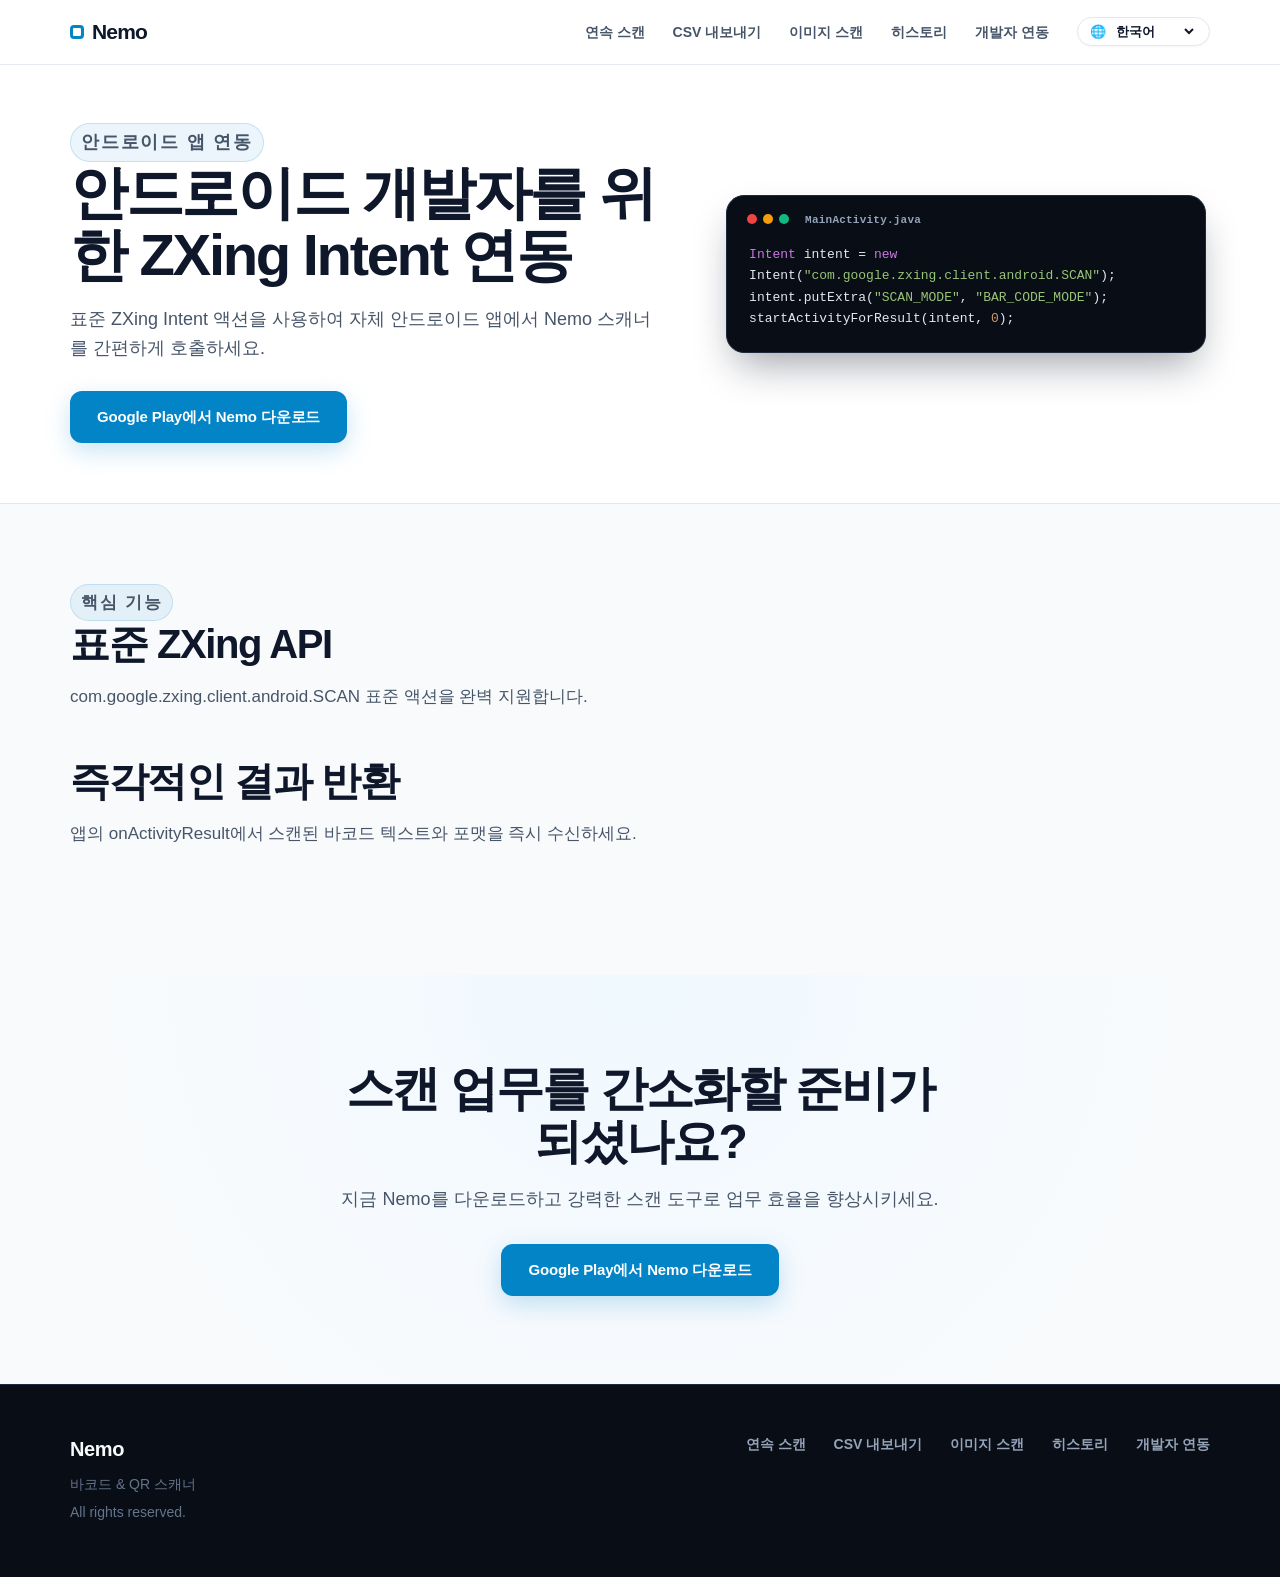
<file: zxing-intent-scanner/index.html>
<!DOCTYPE html>
<html lang="en">
<head>
    <meta charset="UTF-8">
    <meta name="viewport" content="width=device-width, initial-scale=1.0">

    <title>ZXing Intent Integration for Android Developers | Nemo</title>
    <meta name="description" content="Integrate Nemo barcode scanner into your Android app using standard ZXing Intent actions and receiving results seamlessly.">

    <link rel="icon" type="image/svg+xml" href="../favicon.svg">
    <link rel="canonical" href="https://nemo-scanner.bizadmin.co.kr/zxing-intent-scanner/">
    <link rel="alternate" hreflang="x-default" href="https://nemo-scanner.bizadmin.co.kr/zxing-intent-scanner/">
    <link rel="alternate" hreflang="en" href="https://nemo-scanner.bizadmin.co.kr/zxing-intent-scanner/?lang=en">
    <link rel="alternate" hreflang="ko" href="https://nemo-scanner.bizadmin.co.kr/zxing-intent-scanner/?lang=ko">
    <link rel="alternate" hreflang="ja" href="https://nemo-scanner.bizadmin.co.kr/zxing-intent-scanner/?lang=ja">
    <link rel="alternate" hreflang="de" href="https://nemo-scanner.bizadmin.co.kr/zxing-intent-scanner/?lang=de">
    <link rel="alternate" hreflang="es" href="https://nemo-scanner.bizadmin.co.kr/zxing-intent-scanner/?lang=es">
    <link rel="alternate" hreflang="fr" href="https://nemo-scanner.bizadmin.co.kr/zxing-intent-scanner/?lang=fr">
    <link rel="alternate" hreflang="pt" href="https://nemo-scanner.bizadmin.co.kr/zxing-intent-scanner/?lang=pt">
    <link rel="alternate" hreflang="zh-CN" href="https://nemo-scanner.bizadmin.co.kr/zxing-intent-scanner/?lang=zh-CN">
    <link rel="alternate" hreflang="zh-TW" href="https://nemo-scanner.bizadmin.co.kr/zxing-intent-scanner/?lang=zh-TW">

    <meta property="og:title" content="ZXing Intent Integration for Android Developers | Nemo">
    <meta property="og:description" content="Integrate Nemo barcode scanner into your Android app using standard ZXing Intent actions and receiving results seamlessly.">
    <meta property="og:type" content="website">
    <meta property="og:url" content="https://nemo-scanner.bizadmin.co.kr/zxing-intent-scanner/">
    <meta property="og:site_name" content="Nemo">

    <link rel="stylesheet" href="../css/style.css">
    <script src="../js/translations.js"></script>
    <script src="../js/i18n.js"></script>
</head>

<body data-i18n-page-title="intent_page_title">

<header class="site-header">
    <div class="container header-inner">
        <a href="../" class="logo">Nemo</a>

        <button class="menu-toggle" type="button" aria-label="Toggle navigation" aria-expanded="false">
            Menu
        </button>

        <nav class="nav site-nav">
            <a href="../continuous-barcode-scanner/" data-i18n="nav_continuous">Continuous</a>
            <a href="../barcode-scanner-csv-export/" data-i18n="nav_csv">CSV Export</a>
            <a href="../scan-qr-from-image/" data-i18n="nav_image">Image Scan</a>
            <a href="../barcode-scanner-history/" data-i18n="nav_history">History</a>
            <a href="../zxing-intent-scanner/" data-i18n="nav_developers">Developers</a>
        </nav>
    </div>
</header>

<main>

    <section class="page-hero">
        <div class="container page-hero-inner">

            <div>
                <p class="eyebrow" data-i18n="feat_intent_title">ZXing Intent</p>

                <h1 data-i18n="intent_hero_title">
                    ZXing Intent Integration for Android Developers.
                </h1>

                <p data-i18n="intent_hero_desc">
                    Easily invoke Nemo scanner from your custom Android application using standard ZXing Intent actions.
                </p>

                <div class="page-hero-actions">
                    <a
                        class="button button-primary play-store-cta"
                        data-page="developers"
                        href="https://play.google.com/store/apps/details?id=kr.co.bizadmin.scanner"
                        target="_blank"
                        rel="noopener noreferrer"
                        data-i18n="get_nemo"
                    >
                        Get Nemo on Google Play
                    </a>
                </div>
            </div>

            <div class="subpage-visual">
                <div class="code-snippet">
<span style="color:#c678dd;">Intent</span> intent = <span style="color:#c678dd;">new</span> Intent(<span style="color:#98c379;">"com.google.zxing.client.android.SCAN"</span>);<br>
intent.putExtra(<span style="color:#98c379;">"SCAN_MODE"</span>, <span style="color:#98c379;">"BAR_CODE_MODE"</span>);<br>
startActivityForResult(intent, <span style="color:#d19a66;">0</span>);
                </div>
            </div>

        </div>
    </section>

    <section class="content-section">
        <div class="container">

            <div class="section-heading">
                <p class="eyebrow" data-i18n="features_eyebrow">Features</p>
                <h2 data-i18n="intent_feat1_title">Standard ZXing API</h2>
                <p data-i18n="intent_feat1_desc">Use standard Intent actions like com.google.zxing.client.android.SCAN for seamless drop-in integration.</p>
            </div>

            <div class="section-heading" style="margin-top: 48px;">
                <h2 data-i18n="intent_feat2_title">Return Results Instantly</h2>
                <p data-i18n="intent_feat2_desc">Receive scanned barcode text and format directly in your app's onActivityResult.</p>
            </div>

        </div>
    </section>

    <section class="section final-cta">
        <div class="container">
            <h2 data-i18n="cta_title">Ready to start scanning?</h2>
            <p data-i18n="cta_desc">Try Barcode & QR Scanner: Nemo on Android.</p>

            <a
                class="button button-primary play-store-cta"
                data-page="developers"
                href="https://play.google.com/store/apps/details?id=kr.co.bizadmin.scanner"
                target="_blank"
                rel="noopener noreferrer"
                data-i18n="get_nemo"
            >
                Get Nemo on Google Play
            </a>
        </div>
    </section>

</main>

<footer class="site-footer">
    <div class="container footer-grid">
        <div>
            <strong class="footer-brand">Nemo</strong>
            <p data-i18n="eyebrow">Barcode & QR Scanner for Android</p>
            <p data-i18n="footer_rights">All rights reserved.</p>
        </div>

        <nav class="footer-nav" aria-label="Footer navigation">
            <a href="../continuous-barcode-scanner/" data-i18n="nav_continuous">Continuous Scan</a>
            <a href="../barcode-scanner-csv-export/" data-i18n="nav_csv">CSV Export</a>
            <a href="../scan-qr-from-image/" data-i18n="nav_image">Image Scan</a>
            <a href="../barcode-scanner-history/" data-i18n="nav_history">Scan History</a>
            <a href="../zxing-intent-scanner/" data-i18n="nav_developers">ZXing Intent</a>
        </nav>
    </div>
</footer>

<script src="../js/main.js"></script>

</body>
</html>
</file>
<file: css/style.css>
/* ==========================================================================
   Nemo Scanner Web - Design System (Hallmark Standard)
   Anti-AI-Slop Clean, Technical, and High-Fidelity Styling
   ========================================================================== */

:root {
    --color-primary: #0284c7;
    --color-primary-hover: #0369a1;
    --color-primary-glow: rgba(2, 132, 199, 0.22);
    
    --color-laser: #ff2a4b;
    --color-laser-glow: rgba(255, 42, 75, 0.45);
    --color-emerald: #10b981;
    --color-amber: #f59e0b;
    
    --bg-page: #f8fafc;
    --bg-surface: #ffffff;
    --bg-surface-elevated: #ffffff;
    --bg-surface-dark: #090d16;
    --bg-surface-dark-subtle: #131b2e;
    
    --border-subtle: #e2e8f0;
    --border-medium: #cbd5e1;
    --border-focus: #0284c7;
    
    --text-primary: #0f172a;
    --text-secondary: #475569;
    --text-muted: #64748b;
    --text-on-dark: #f8fafc;
    --text-on-dark-muted: #94a3b8;
    
    --font-sans: -apple-system, BlinkMacSystemFont, "Segoe UI", Roboto, "Helvetica Neue", Arial, sans-serif;
    --font-mono: ui-monospace, SFMono-Regular, Menlo, Monaco, Consolas, "Liberation Mono", monospace;
    
    --radius-sm: 8px;
    --radius-md: 12px;
    --radius-lg: 18px;
    --radius-xl: 26px;
    
    --shadow-subtle: 0 1px 3px rgba(15, 23, 42, 0.05), 0 1px 2px rgba(15, 23, 42, 0.04);
    --shadow-card: 0 4px 16px -2px rgba(15, 23, 42, 0.06), 0 2px 6px -2px rgba(15, 23, 42, 0.04);
    --shadow-hover: 0 16px 32px -4px rgba(15, 23, 42, 0.10), 0 6px 12px -3px rgba(15, 23, 42, 0.05);
    --shadow-device: 0 25px 60px -10px rgba(15, 23, 42, 0.28), 0 0 0 1px rgba(15, 23, 42, 0.08);
}

/* 1. Base & Reset */
*, *::before, *::after {
    box-sizing: border-box;
}

html {
    scroll-behavior: smooth;
    overflow-x: clip;
}

body {
    margin: 0;
    padding: 0;
    font-family: var(--font-sans);
    color: var(--text-primary);
    background-color: var(--bg-page);
    line-height: 1.6;
    overflow-x: clip;
    -webkit-font-smoothing: antialiased;
    -moz-osx-font-smoothing: grayscale;
}

a {
    color: inherit;
    text-decoration: none;
    transition: color 0.15s ease;
}

a:focus-visible, button:focus-visible, select:focus-visible {
    outline: 2px solid var(--border-focus);
    outline-offset: 3px;
}

.container {
    width: min(1140px, calc(100% - 48px));
    margin: 0 auto;
}

/* 2. Header & Navigation */
.site-header {
    position: sticky;
    top: 0;
    z-index: 100;
    border-bottom: 1px solid rgba(226, 232, 240, 0.85);
    background: rgba(255, 255, 255, 0.88);
    backdrop-filter: blur(16px);
    -webkit-backdrop-filter: blur(16px);
    transition: border-color 0.2s ease, background-color 0.2s ease;
}

.header-inner {
    min-height: 64px;
    display: flex;
    align-items: center;
    justify-content: space-between;
    gap: 24px;
}

.logo {
    display: inline-flex;
    align-items: center;
    gap: 8px;
    font-size: 21px;
    font-weight: 800;
    letter-spacing: -0.04em;
    color: var(--text-primary);
}

.logo::before {
    content: "";
    display: inline-block;
    width: 14px;
    height: 14px;
    border: 3px solid var(--color-primary);
    border-radius: 4px;
}

.nav {
    display: flex;
    align-items: center;
    gap: 28px;
}

.nav a {
    font-size: 14px;
    font-weight: 600;
    color: var(--text-secondary);
    padding: 6px 0;
    position: relative;
    transition: color 0.15s ease;
}

.nav a:hover {
    color: var(--color-primary);
}

.menu-toggle {
    display: none;
    align-items: center;
    justify-content: center;
    padding: 8px 14px;
    border: 1px solid var(--border-subtle);
    border-radius: var(--radius-sm);
    background: var(--bg-surface);
    color: var(--text-primary);
    font-family: inherit;
    font-size: 13px;
    font-weight: 700;
    cursor: pointer;
    transition: background-color 0.15s ease, border-color 0.15s ease;
}

.menu-toggle:hover {
    background: #f1f5f9;
}

/* 3. Hero Section */
.hero {
    padding: 48px 0 72px;
    position: relative;
    overflow: hidden;
}

.hero-inner {
    display: grid;
    grid-template-columns: 1.1fr 0.9fr;
    align-items: center;
    gap: 56px;
}

.hero-copy {
    max-width: 600px;
}

.eyebrow {
    display: inline-flex;
    align-items: center;
    gap: 6px;
    margin: 0 0 14px;
    font-size: 12px;
    font-weight: 800;
    letter-spacing: 0.1em;
    text-transform: uppercase;
    color: var(--color-primary);
    background: rgba(2, 132, 199, 0.08);
    padding: 4px 10px;
    border-radius: 20px;
    border: 1px solid rgba(2, 132, 199, 0.16);
}

.hero h1 {
    margin: 0;
    font-size: clamp(48px, 6vw, 76px);
    line-height: 1.04;
    letter-spacing: -0.05em;
    font-weight: 850;
    color: var(--text-primary);
}

.hero-description {
    margin: 22px 0 0;
    font-size: 19px;
    line-height: 1.55;
    color: var(--text-secondary);
}

.hero-actions {
    margin-top: 32px;
    display: flex;
    align-items: center;
    gap: 16px;
}

/* Buttons */
.button {
    display: inline-flex;
    align-items: center;
    justify-content: center;
    min-height: 52px;
    padding: 0 26px;
    border-radius: var(--radius-md);
    font-size: 15px;
    font-weight: 700;
    letter-spacing: -0.01em;
    cursor: pointer;
    border: 1px solid transparent;
    transition: transform 0.15s ease, box-shadow 0.15s ease, background-color 0.15s ease;
}

.button:active {
    transform: translateY(1px);
}

.button-primary {
    color: #ffffff;
    background-color: var(--color-primary);
    box-shadow: 0 8px 24px var(--color-primary-glow);
}

.button-primary:hover {
    background-color: var(--color-primary-hover);
    box-shadow: 0 12px 30px var(--color-primary-glow);
    transform: translateY(-2px);
    color: #ffffff;
}

/* 4. High-Fidelity Scanner Preview (Hallmark Realism) */
.scanner-preview {
    display: flex;
    justify-content: center;
    perspective: 1000px;
}

.scanner-device {
    width: min(340px, 86vw);
    border-radius: 40px;
    background: #0f172a;
    padding: 12px;
    box-shadow: var(--shadow-device);
    border: 1px solid #334155;
    position: relative;
}

.device-status-bar {
    display: flex;
    justify-content: space-between;
    align-items: center;
    padding: 4px 18px 10px;
    font-size: 11px;
    font-weight: 700;
    color: #94a3b8;
    font-family: var(--font-mono);
}

.device-indicators {
    display: flex;
    gap: 6px;
    font-size: 10px;
}

.phone-screen {
    overflow: hidden;
    border-radius: 30px;
    background: #ffffff;
    box-shadow: inset 0 0 0 1px rgba(255, 255, 255, 0.1);
}

.camera-area {
    position: relative;
    min-height: 300px;
    display: flex;
    flex-direction: column;
    align-items: center;
    justify-content: center;
    background: radial-gradient(circle at center, #172033 0%, #090d16 100%);
    overflow: hidden;
}

/* Camera Grid Pattern */
.camera-area::before {
    content: "";
    position: absolute;
    inset: 0;
    background-image: 
        linear-gradient(rgba(255, 255, 255, 0.03) 1px, transparent 1px),
        linear-gradient(90deg, rgba(255, 255, 255, 0.03) 1px, transparent 1px);
    background-size: 24px 24px;
    pointer-events: none;
}

/* Viewfinder Reticle */
.reticle-box {
    width: 200px;
    height: 150px;
    position: relative;
    display: flex;
    align-items: center;
    justify-content: center;
}

.reticle-corner {
    position: absolute;
    width: 18px;
    height: 18px;
    border-color: #38bdf8;
    border-style: solid;
    pointer-events: none;
}

.corner-tl {
    top: 0;
    left: 0;
    border-width: 3px 0 0 3px;
    border-top-left-radius: 4px;
}

.corner-tr {
    top: 0;
    right: 0;
    border-width: 3px 3px 0 0;
    border-top-right-radius: 4px;
}

.corner-bl {
    bottom: 0;
    left: 0;
    border-width: 0 0 3px 3px;
    border-bottom-left-radius: 4px;
}

.corner-br {
    bottom: 0;
    right: 0;
    border-width: 0 3px 3px 0;
    border-bottom-right-radius: 4px;
}

/* Dynamic Laser Scanner */
.laser-scanner {
    position: absolute;
    left: 4px;
    right: 4px;
    height: 2px;
    background: var(--color-laser);
    box-shadow: 0 0 12px var(--color-laser), 0 0 20px var(--color-laser-glow);
    z-index: 5;
    animation: scanSweep 2.4s ease-in-out infinite alternate;
}

@keyframes scanSweep {
    0% {
        top: 8px;
        opacity: 0.85;
    }
    50% {
        opacity: 1;
    }
    100% {
        top: calc(100% - 10px);
        opacity: 0.85;
    }
}

/* Realistic Barcode Target */
.barcode-target {
    padding: 12px 14px;
    background: #ffffff;
    border-radius: 6px;
    display: flex;
    flex-direction: column;
    align-items: center;
    gap: 4px;
    box-shadow: 0 8px 20px rgba(0, 0, 0, 0.4);
}

.barcode-lines {
    display: flex;
    align-items: stretch;
    height: 48px;
    gap: 3px;
}

.barcode-lines span {
    display: block;
    background: #090d16;
    width: 2px;
    border-radius: 1px;
}

.barcode-lines span:nth-child(2),
.barcode-lines span:nth-child(5),
.barcode-lines span:nth-child(8) {
    width: 4px;
}

.barcode-lines span:nth-child(3),
.barcode-lines span:nth-child(9) {
    width: 1px;
}

.barcode-lines span:nth-child(7),
.barcode-lines span:nth-child(11) {
    width: 5px;
}

.barcode-number {
    font-family: var(--font-mono);
    font-size: 10px;
    font-weight: 700;
    letter-spacing: 0.08em;
    color: #0f172a;
}

/* Live Scanner HUD */
.scan-hud {
    position: absolute;
    bottom: 12px;
    z-index: 6;
}

.hud-pill {
    display: inline-flex;
    align-items: center;
    gap: 6px;
    padding: 4px 10px;
    background: rgba(15, 23, 42, 0.85);
    border: 1px solid rgba(255, 255, 255, 0.12);
    border-radius: 12px;
    color: #e2e8f0;
    font-family: var(--font-mono);
    font-size: 10px;
    font-weight: 700;
    letter-spacing: 0.04em;
    backdrop-filter: blur(8px);
}

.hud-pulse {
    width: 6px;
    height: 6px;
    border-radius: 50%;
    background-color: var(--color-emerald);
    box-shadow: 0 0 6px var(--color-emerald);
    animation: hudPulse 1.8s infinite;
}

@keyframes hudPulse {
    0%, 100% { opacity: 1; transform: scale(1); }
    50% { opacity: 0.4; transform: scale(0.85); }
}

/* History Preview inside Phone */
.history-preview {
    padding: 16px 18px;
    background: #ffffff;
}

.history-header {
    display: flex;
    justify-content: space-between;
    align-items: center;
    margin-bottom: 10px;
}

.history-header strong {
    font-size: 13px;
    font-weight: 800;
    color: var(--text-primary);
}

.history-badge {
    font-size: 10px;
    font-family: var(--font-mono);
    font-weight: 700;
    color: var(--color-primary);
    background: rgba(2, 132, 199, 0.1);
    padding: 2px 6px;
    border-radius: 4px;
}

.history-list {
    display: flex;
    flex-direction: column;
    gap: 6px;
}

.history-item {
    display: flex;
    align-items: center;
    justify-content: space-between;
    padding: 6px 8px;
    border-radius: var(--radius-sm);
    background: #f8fafc;
    border: 1px solid #edf2f7;
    font-size: 11px;
}

.history-icon {
    font-size: 12px;
    color: var(--color-primary);
    margin-right: 6px;
}

.history-val {
    font-family: var(--font-mono);
    color: var(--text-secondary);
    font-weight: 600;
    flex: 1;
    white-space: nowrap;
    overflow: hidden;
    text-overflow: ellipsis;
}

.history-tag {
    font-size: 9px;
    font-family: var(--font-mono);
    background: #e2e8f0;
    color: #475569;
    padding: 2px 4px;
    border-radius: 3px;
    font-weight: 600;
}

/* 5. Sections General */
.section {
    padding: 88px 0;
}

.section-heading {
    max-width: 680px;
    margin-bottom: 48px;
}

.section-heading h2,
.developer-inner h2,
.final-cta h2 {
    margin: 0 0 16px;
    font-size: clamp(32px, 4.5vw, 48px);
    line-height: 1.1;
    letter-spacing: -0.04em;
    font-weight: 850;
    color: var(--text-primary);
}

.section-heading p,
.developer-inner p,
.final-cta p {
    margin: 0;
    font-size: 18px;
    line-height: 1.6;
    color: var(--text-secondary);
}

/* 6. Feature Grid */
.feature-grid {
    display: grid;
    grid-template-columns: repeat(5, minmax(0, 1fr));
    gap: 18px;
}

.feature-card {
    display: flex;
    flex-direction: column;
    padding: 24px;
    border: 1px solid var(--border-subtle);
    border-radius: var(--radius-lg);
    background: var(--bg-surface);
    box-shadow: var(--shadow-subtle);
    transition: transform 0.18s ease, box-shadow 0.18s ease, border-color 0.18s ease;
}

.feature-card:hover {
    transform: translateY(-4px);
    box-shadow: var(--shadow-hover);
    border-color: rgba(2, 132, 199, 0.4);
}

.feature-icon {
    width: 44px;
    height: 44px;
    margin-bottom: 18px;
    display: grid;
    place-items: center;
    border-radius: var(--radius-md);
    background: #f0f9ff;
    border: 1px solid #bae6fd;
    color: var(--color-primary);
    font-family: var(--font-mono);
    font-size: 13px;
    font-weight: 800;
}

.feature-card h3 {
    margin: 0 0 10px;
    font-size: 18px;
    font-weight: 800;
    letter-spacing: -0.02em;
    color: var(--text-primary);
}

.feature-card p {
    margin: 0;
    font-size: 14px;
    line-height: 1.5;
    color: var(--text-secondary);
    flex: 1;
}

.feature-link {
    display: inline-flex;
    align-items: center;
    margin-top: 18px;
    font-size: 13px;
    font-weight: 700;
    color: var(--color-primary);
    transition: color 0.15s ease;
}

.feature-card:hover .feature-link {
    color: var(--color-primary-hover);
}

/* 7. Workflow Section */
.workflow-section {
    background: #f1f5f9;
    border-top: 1px solid var(--border-subtle);
    border-bottom: 1px solid var(--border-subtle);
}

.workflow-row {
    display: flex;
    align-items: center;
    gap: 16px;
}

.workflow-item {
    flex: 1;
    padding: 24px 20px;
    text-align: center;
    border: 1px solid var(--border-subtle);
    border-radius: var(--radius-md);
    background: var(--bg-surface);
    box-shadow: var(--shadow-subtle);
    font-size: 16px;
    font-weight: 800;
    letter-spacing: -0.01em;
    color: var(--text-primary);
    position: relative;
    transition: transform 0.15s ease, border-color 0.15s ease;
}

.workflow-item:hover {
    border-color: var(--color-primary);
    transform: translateY(-2px);
}

.workflow-arrow {
    color: var(--text-muted);
    font-size: 20px;
    font-weight: 700;
}

/* 8. Developer Section (Code Window) */
.developer-section {
    background: var(--bg-surface);
    border-bottom: 1px solid var(--border-subtle);
}

.developer-grid {
    display: grid;
    grid-template-columns: 1.05fr 0.95fr;
    gap: 48px;
    align-items: center;
}

.developer-inner {
    max-width: 540px;
}

.text-link {
    display: inline-flex;
    align-items: center;
    margin-top: 18px;
    font-size: 15px;
    font-weight: 700;
    color: var(--color-primary);
}

.text-link:hover {
    color: var(--color-primary-hover);
}

/* macOS-Style Code Window */
.code-preview-window {
    border-radius: var(--radius-lg);
    background: var(--bg-surface-dark);
    border: 1px solid #1e293b;
    box-shadow: 0 20px 40px -10px rgba(15, 23, 42, 0.4);
    overflow: hidden;
}

.code-header {
    display: flex;
    align-items: center;
    padding: 12px 18px;
    background: #0f172a;
    border-bottom: 1px solid #1e293b;
    gap: 14px;
}

.code-dots {
    display: flex;
    gap: 6px;
}

.code-dot {
    width: 10px;
    height: 10px;
    border-radius: 50%;
}

.code-dot.red { background: #ef4444; }
.code-dot.yellow { background: #f59e0b; }
.code-dot.green { background: #10b981; }

.code-title {
    font-family: var(--font-mono);
    font-size: 12px;
    color: #94a3b8;
    font-weight: 600;
}

.code-body {
    margin: 0;
    padding: 20px 22px;
    font-family: var(--font-mono);
    font-size: 13px;
    line-height: 1.65;
    color: #38bdf8;
    overflow-x: auto;
}

.code-body code {
    white-space: pre;
}

/* 9. Final CTA */
.final-cta {
    text-align: center;
    background: radial-gradient(circle at 50% 0%, #f0f9ff 0%, var(--bg-page) 70%);
}

.final-cta h2 {
    max-width: 600px;
    margin-left: auto;
    margin-right: auto;
}

.final-cta p {
    margin-bottom: 30px;
}

/* 10. Footer */
.site-footer {
    padding: 48px 0;
    background: var(--bg-surface-dark);
    color: var(--text-on-dark-muted);
    border-top: 1px solid #1e293b;
}

.footer-grid {
    display: grid;
    grid-template-columns: 1fr 2fr;
    gap: 40px;
    align-items: start;
}

.footer-brand {
    display: block;
    font-size: 20px;
    font-weight: 800;
    color: var(--text-on-dark);
    margin-bottom: 8px;
    letter-spacing: -0.02em;
}

.footer-grid p {
    margin: 0 0 6px;
    font-size: 14px;
    color: #64748b;
}

.footer-nav {
    display: flex;
    flex-wrap: wrap;
    justify-content: flex-end;
    gap: 14px 28px;
    font-size: 14px;
    font-weight: 600;
}

.footer-nav a {
    color: var(--text-on-dark-muted);
}

.footer-nav a:hover {
    color: #ffffff;
}

/* 11. Language Selector UI */
.lang-switcher {
    display: inline-flex;
    align-items: center;
    gap: 6px;
    padding: 5px 12px;
    border: 1px solid var(--border-subtle);
    border-radius: 20px;
    background: #ffffff;
    box-shadow: 0 1px 2px rgba(0, 0, 0, 0.04);
    transition: border-color 0.15s ease, box-shadow 0.15s ease;
}

.lang-switcher:hover {
    border-color: var(--color-primary);
    box-shadow: 0 2px 8px var(--color-primary-glow);
}

.globe-icon {
    font-size: 13px;
    line-height: 1;
}

.lang-select {
    border: none;
    background: transparent;
    font-family: inherit;
    font-size: 13px;
    font-weight: 700;
    color: var(--text-primary);
    cursor: pointer;
    outline: none;
}

.lang-select option {
    background: #ffffff;
    color: var(--text-primary);
}

/* 12. Subpages Common Styles (Preserved & Enhanced) */
.page-hero {
    padding: 40px 0 60px;
    border-bottom: 1px solid var(--border-subtle);
    background: var(--bg-surface);
}

.page-hero-inner {
    display: grid;
    grid-template-columns: 1.1fr 0.9fr;
    align-items: center;
    gap: 56px;
}

.page-hero h1 {
    margin: 0;
    font-size: clamp(38px, 5vw, 58px);
    line-height: 1.08;
    letter-spacing: -0.04em;
    font-weight: 850;
    color: var(--text-primary);
}

.page-hero p {
    margin: 18px 0 0;
    color: var(--text-secondary);
    font-size: 18px;
}

.page-hero-actions {
    margin-top: 28px;
}

.subpage-visual {
    display: flex;
    justify-content: center;
}

.subpage-card {
    width: 100%;
    max-width: 460px;
    padding: 24px;
    border: 1px solid #1e293b;
    border-radius: var(--radius-lg);
    background: var(--bg-surface-dark);
    box-shadow: 0 20px 40px -10px rgba(15, 23, 42, 0.4);
    position: relative;
}

.subpage-card-header {
    display: flex;
    align-items: center;
    justify-content: space-between;
    padding-bottom: 14px;
    margin-bottom: 16px;
    border-bottom: 1px solid #1e293b;
    font-weight: 800;
    font-size: 14px;
    color: #f8fafc;
}

.subpage-card-header span:last-child {
    font-family: var(--font-mono);
    font-size: 11px;
    font-weight: 700;
    padding: 3px 8px;
    border-radius: 4px;
    background: rgba(56, 189, 248, 0.15);
    color: #38bdf8 !important;
    border: 1px solid rgba(56, 189, 248, 0.25);
}

.subpage-card-header span:last-child[style*="#10b981"] {
    background: rgba(16, 185, 129, 0.15);
    color: #34d399 !important;
    border-color: rgba(52, 211, 153, 0.25);
}

.subpage-card-body {
    display: flex;
    flex-direction: column;
    gap: 10px;
}

.card-item {
    padding: 12px 14px;
    border-radius: var(--radius-sm);
    background: var(--bg-surface-dark-subtle);
    border: 1px solid #1e293b;
    font-size: 13px;
    color: #cbd5e1;
    font-family: var(--font-mono);
    line-height: 1.5;
    transition: border-color 0.15s ease, background-color 0.15s ease;
}

.card-item:hover {
    border-color: #334155;
    background: #172033;
}

.content-section {
    padding: 80px 0;
}

.content-narrow {
    width: 100%;
}

.content-section h2 {
    margin: 0 0 16px;
    font-size: clamp(28px, 3.8vw, 40px);
    line-height: 1.15;
    letter-spacing: -0.035em;
    font-weight: 800;
    color: var(--text-primary);
}

.content-section p {
    color: var(--text-secondary);
    font-size: 17px;
}

.use-case-grid {
    display: grid;
    grid-template-columns: repeat(3, minmax(0, 1fr));
    gap: 18px;
    margin-top: 32px;
}

.use-case-card {
    padding: 24px;
    border: 1px solid var(--border-subtle);
    border-radius: var(--radius-md);
    background: var(--bg-surface);
    box-shadow: var(--shadow-subtle);
}

.use-case-card h3 {
    margin: 0 0 10px;
    font-size: 18px;
    font-weight: 800;
}

.use-case-card p {
    margin: 0;
    font-size: 14px;
}

.related-links {
    display: flex;
    flex-wrap: wrap;
    gap: 12px;
    margin-top: 26px;
}

.related-links a {
    padding: 10px 16px;
    border: 1px solid var(--border-subtle);
    border-radius: var(--radius-sm);
    background: var(--bg-surface);
    font-weight: 700;
    font-size: 14px;
    transition: border-color 0.15s ease, background-color 0.15s ease;
}

.related-links a:hover {
    border-color: var(--color-primary);
    background: #f0f9ff;
}

.back-home {
    display: inline-flex;
    align-items: center;
    gap: 6px;
    margin-bottom: 20px;
    color: var(--color-primary);
    font-weight: 800;
    font-size: 14px;
}

.code-snippet {
    width: 100%;
    max-width: 480px;
    font-family: var(--font-mono);
    font-size: 13px;
    background: var(--bg-surface-dark);
    color: #e2e8f0;
    padding: 48px 22px 22px 22px;
    border-radius: var(--radius-lg);
    border: 1px solid #1e293b;
    box-shadow: 0 20px 40px -10px rgba(15, 23, 42, 0.4);
    overflow-x: auto;
    line-height: 1.65;
    position: relative;
}

.code-snippet::before {
    content: "";
    position: absolute;
    top: 18px;
    left: 20px;
    width: 10px;
    height: 10px;
    border-radius: 50%;
    background: #ef4444;
    box-shadow: 16px 0 0 #f59e0b, 32px 0 0 #10b981;
}

.code-snippet::after {
    content: "MainActivity.java";
    position: absolute;
    top: 15px;
    left: 78px;
    font-size: 11px;
    color: #94a3b8;
    font-weight: 600;
    letter-spacing: 0.02em;
}

.code-block {
    margin: 26px 0 0;
    padding: 20px;
    overflow-x: auto;
    border: 1px solid #1e293b;
    border-radius: var(--radius-md);
    background: var(--bg-surface-dark);
    color: #38bdf8;
    font-family: var(--font-mono);
    font-size: 13px;
    line-height: 1.65;
}

.notice {
    margin-top: 24px;
    padding: 16px 20px;
    border-left: 4px solid var(--color-primary);
    border-radius: var(--radius-sm);
    background: #f0f9ff;
    color: #0369a1;
    font-size: 14px;
}

.developer-flow {
    display: grid;
    grid-template-columns: repeat(5, minmax(0, 1fr));
    gap: 12px;
    align-items: center;
    margin-top: 32px;
}

.developer-flow .workflow-item {
    min-height: 80px;
    display: grid;
    place-items: center;
}

.developer-flow .workflow-arrow {
    text-align: center;
}

/* 13. Responsive Breakpoints */
@media (max-width: 1024px) {
    .feature-grid {
        grid-template-columns: repeat(3, minmax(0, 1fr));
    }
}

@media (max-width: 900px) {
    .menu-toggle {
        display: inline-flex;
    }

    .header-inner {
        position: relative;
    }

    .site-nav {
        display: none;
        position: absolute;
        top: 60px;
        left: 0;
        right: 0;
        flex-direction: column;
        gap: 4px;
        padding: 12px;
        border: 1px solid var(--border-subtle);
        border-radius: var(--radius-md);
        background: #ffffff;
        box-shadow: var(--shadow-hover);
    }

    .site-nav.is-open {
        display: flex;
    }

    .site-nav a {
        padding: 10px 14px;
        border-radius: var(--radius-sm);
    }

    .site-nav a:hover {
        background: #f1f5f9;
    }

    .developer-grid {
        grid-template-columns: 1fr;
        gap: 36px;
    }
}

@media (max-width: 768px) {
    .container {
        width: calc(100% - 32px);
    }

    .hero {
        padding: 36px 0 54px;
    }

    .hero-inner,
    .page-hero-inner {
        grid-template-columns: 1fr;
        gap: 44px;
    }

    .hero-copy {
        text-align: center;
    }

    .hero-actions {
        justify-content: center;
    }

    .section {
        padding: 60px 0;
    }

    .feature-grid {
        grid-template-columns: 1fr;
    }

    .workflow-row {
        flex-direction: column;
    }

    .workflow-item {
        width: 100%;
    }

    .workflow-arrow {
        transform: rotate(90deg);
    }

    .footer-grid {
        grid-template-columns: 1fr;
        gap: 28px;
        text-align: center;
    }

    .footer-nav {
        justify-content: center;
    }

    .developer-flow {
        grid-template-columns: 1fr;
    }

    .developer-flow .workflow-arrow {
        transform: rotate(90deg);
    }

    .use-case-grid {
        grid-template-columns: 1fr;
    }
}

/* 14. Motion Accessibility */
@media (prefers-reduced-motion: reduce) {
    *, *::before, *::after {
        animation-duration: 0.01ms !important;
        animation-iteration-count: 1 !important;
        transition-duration: 0.01ms !important;
        scroll-behavior: auto !important;
    }

    .laser-scanner {
        animation: none;
        top: 50%;
    }

    .hud-pulse {
        animation: none;
    }
}
</file>
